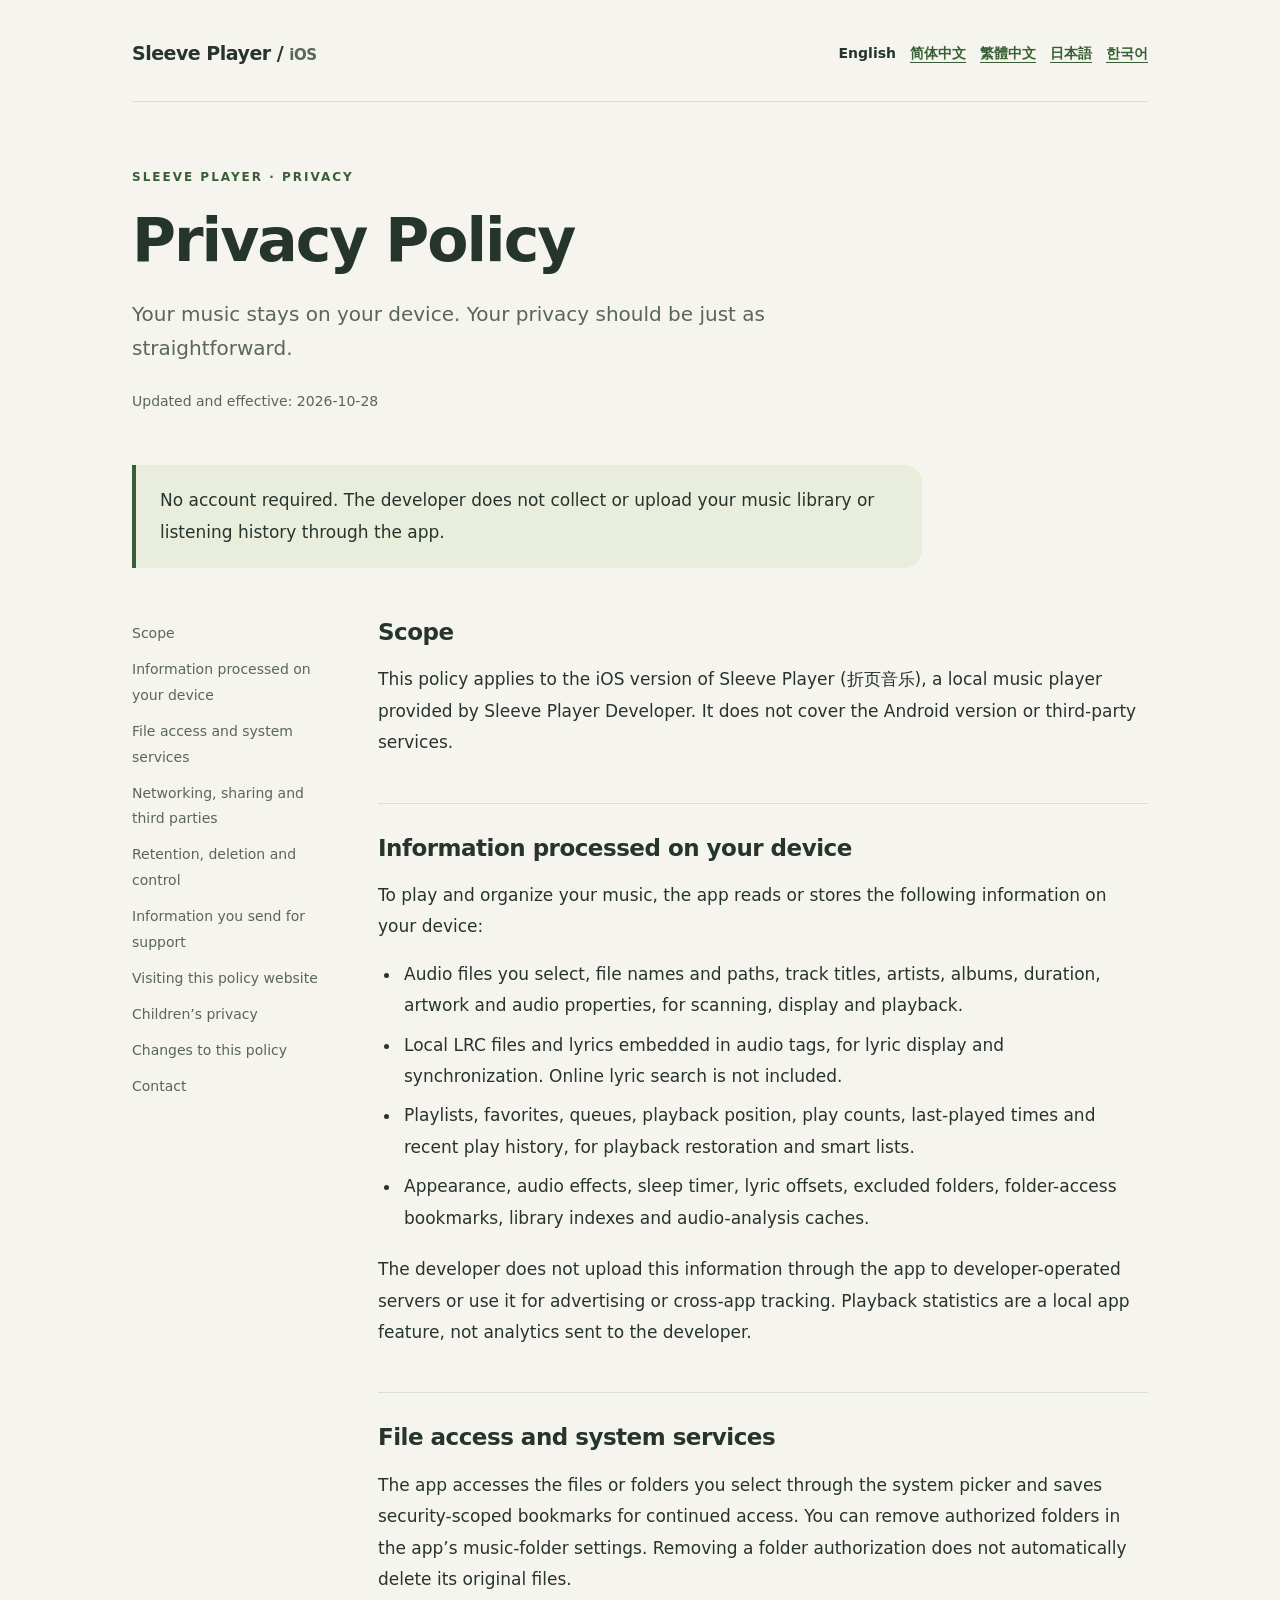
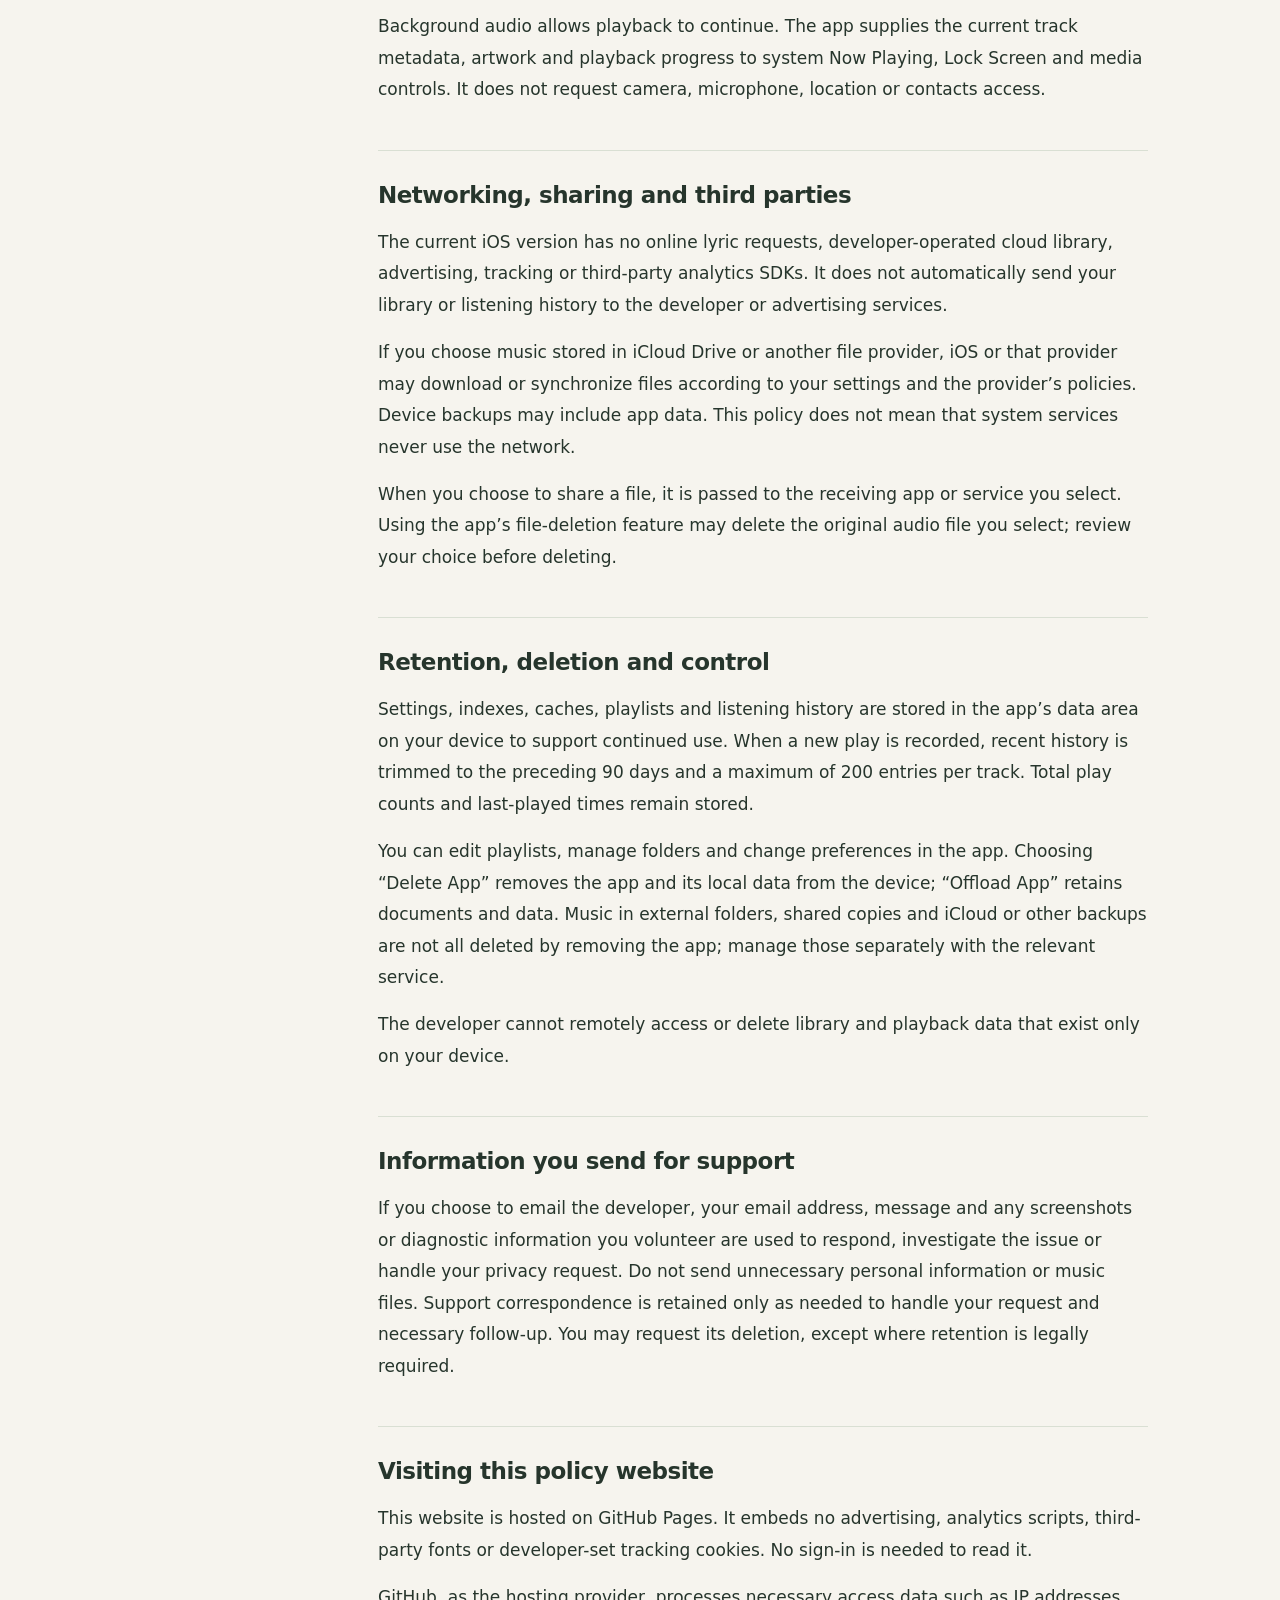
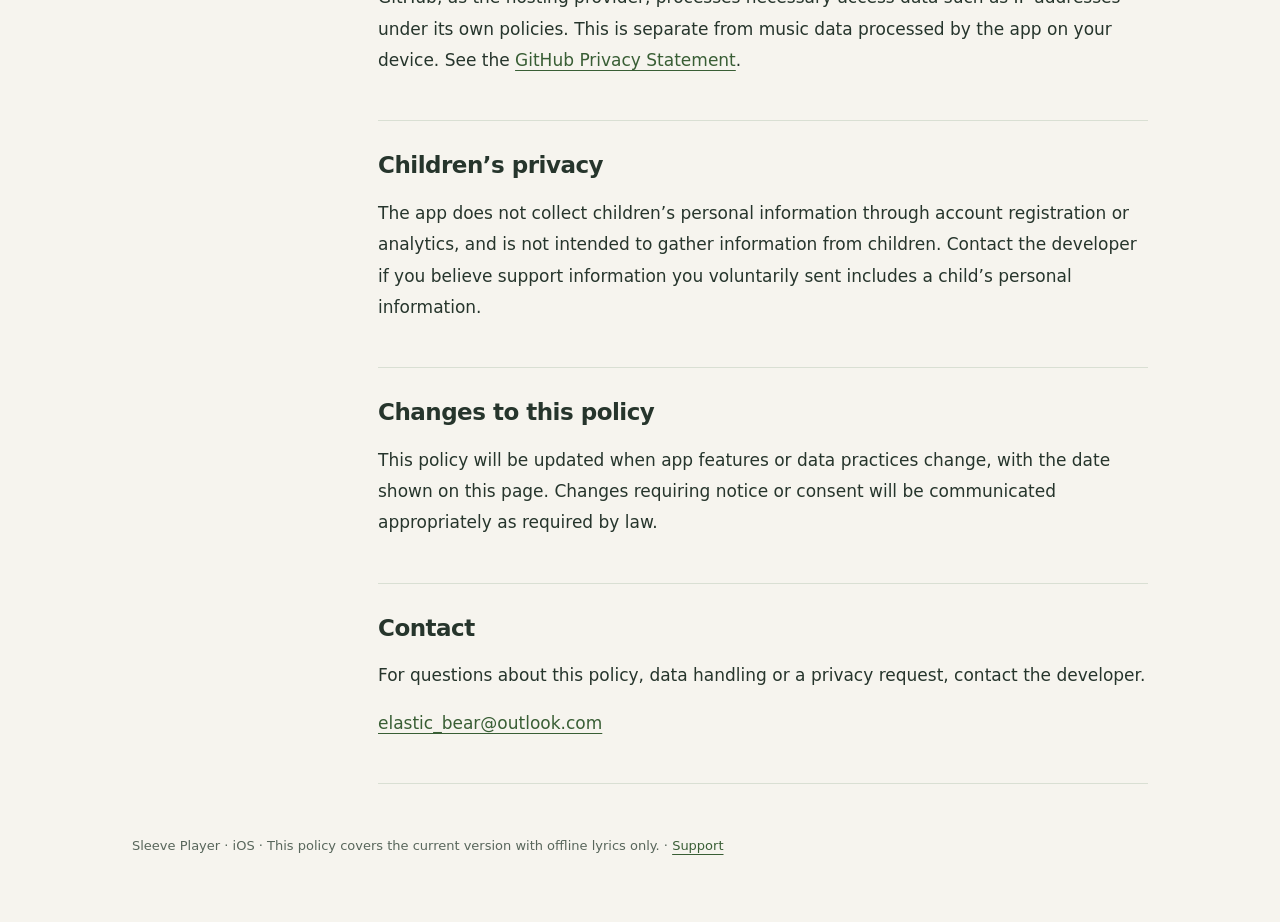
<file: index.html>
<!doctype html>
<html lang="en"><head><meta charset="utf-8"><meta name="viewport" content="width=device-width, initial-scale=1"><meta name="color-scheme" content="light dark"><meta name="referrer" content="no-referrer"><meta name="description" content="Sleeve Player iOS · Privacy Policy"><title>Privacy Policy · Sleeve Player</title><link rel="icon" href="data:image/svg+xml,%3Csvg xmlns=%22http://www.w3.org/2000/svg%22 viewBox=%220 0 32 32%22%3E%3Crect width=%2232%22 height=%2232%22 rx=%228%22 fill=%22%23395e35%22/%3E%3Ccircle cx=%2216%22 cy=%2216%22 r=%229%22 fill=%22%23e8eddc%22/%3E%3Ccircle cx=%2216%22 cy=%2216%22 r=%223%22 fill=%22%23395e35%22/%3E%3C/svg%3E"><link rel="stylesheet" href="style.css"><link rel="alternate" hreflang="en" href="index.html"><link rel="alternate" hreflang="zh-Hans" href="zh-hans.html"><link rel="alternate" hreflang="zh-Hant" href="zh-hant.html"><link rel="alternate" hreflang="ja" href="ja.html"><link rel="alternate" hreflang="ko" href="ko.html"><link rel="alternate" hreflang="x-default" href="index.html"></head>
<body><a class="skip" href="#policy">Skip to content</a><div class="shell"><div class="brand"><strong>Sleeve Player<span aria-hidden="true"> / </span><span class="note">iOS</span></strong><nav aria-label="Language"><span lang="en" aria-current="page">English</span><a href="zh-hans.html" lang="zh-Hans" hreflang="zh-Hans">简体中文</a><a href="zh-hant.html" lang="zh-Hant" hreflang="zh-Hant">繁體中文</a><a href="ja.html" lang="ja" hreflang="ja">日本語</a><a href="ko.html" lang="ko" hreflang="ko">한국어</a></nav></div><header><div class="eyebrow">SLEEVE PLAYER · PRIVACY</div><h1>Privacy Policy</h1><p class="lead">Your music stays on your device. Your privacy should be just as straightforward.</p><p class="date">Updated and effective: 2026-10-28</p></header><div class="summary"><p>No account required. The developer does not collect or upload your music library or listening history through the app.</p></div><main id="policy" class="layout"><aside aria-label="Contents"><a href="#scope">Scope</a><a href="#local">Information processed on your device</a><a href="#permissions">File access and system services</a><a href="#network">Networking, sharing and third parties</a><a href="#retention">Retention, deletion and control</a><a href="#support">Information you send for support</a><a href="#website">Visiting this policy website</a><a href="#children">Children’s privacy</a><a href="#updates">Changes to this policy</a><a href="#contact">Contact</a></aside><article><section id="scope"><h2>Scope</h2><p>This policy applies to the iOS version of Sleeve Player (折页音乐), a local music player provided by Sleeve Player Developer. It does not cover the Android version or third-party services.</p></section><section id="local"><h2>Information processed on your device</h2><p>To play and organize your music, the app reads or stores the following information on your device:</p><ul><li>Audio files you select, file names and paths, track titles, artists, albums, duration, artwork and audio properties, for scanning, display and playback.</li><li>Local LRC files and lyrics embedded in audio tags, for lyric display and synchronization. Online lyric search is not included.</li><li>Playlists, favorites, queues, playback position, play counts, last-played times and recent play history, for playback restoration and smart lists.</li><li>Appearance, audio effects, sleep timer, lyric offsets, excluded folders, folder-access bookmarks, library indexes and audio-analysis caches.</li></ul><p>The developer does not upload this information through the app to developer-operated servers or use it for advertising or cross-app tracking. Playback statistics are a local app feature, not analytics sent to the developer.</p></section><section id="permissions"><h2>File access and system services</h2><p>The app accesses the files or folders you select through the system picker and saves security-scoped bookmarks for continued access. You can remove authorized folders in the app’s music-folder settings. Removing a folder authorization does not automatically delete its original files.</p><p>Background audio allows playback to continue. The app supplies the current track metadata, artwork and playback progress to system Now Playing, Lock Screen and media controls. It does not request camera, microphone, location or contacts access.</p></section><section id="network"><h2>Networking, sharing and third parties</h2><p>The current iOS version has no online lyric requests, developer-operated cloud library, advertising, tracking or third-party analytics SDKs. It does not automatically send your library or listening history to the developer or advertising services.</p><p>If you choose music stored in iCloud Drive or another file provider, iOS or that provider may download or synchronize files according to your settings and the provider’s policies. Device backups may include app data. This policy does not mean that system services never use the network.</p><p>When you choose to share a file, it is passed to the receiving app or service you select. Using the app’s file-deletion feature may delete the original audio file you select; review your choice before deleting.</p></section><section id="retention"><h2>Retention, deletion and control</h2><p>Settings, indexes, caches, playlists and listening history are stored in the app’s data area on your device to support continued use. When a new play is recorded, recent history is trimmed to the preceding 90 days and a maximum of 200 entries per track. Total play counts and last-played times remain stored.</p><p>You can edit playlists, manage folders and change preferences in the app. Choosing “Delete App” removes the app and its local data from the device; “Offload App” retains documents and data. Music in external folders, shared copies and iCloud or other backups are not all deleted by removing the app; manage those separately with the relevant service.</p><p>The developer cannot remotely access or delete library and playback data that exist only on your device.</p></section><section id="support"><h2>Information you send for support</h2><p>If you choose to email the developer, your email address, message and any screenshots or diagnostic information you volunteer are used to respond, investigate the issue or handle your privacy request. Do not send unnecessary personal information or music files. Support correspondence is retained only as needed to handle your request and necessary follow-up. You may request its deletion, except where retention is legally required.</p></section><section id="website"><h2>Visiting this policy website</h2><p>This website is hosted on GitHub Pages. It embeds no advertising, analytics scripts, third-party fonts or developer-set tracking cookies. No sign-in is needed to read it.</p><p>GitHub, as the hosting provider, processes necessary access data such as IP addresses under its own policies. This is separate from music data processed by the app on your device. See the <a href="https://docs.github.com/en/site-policy/privacy-policies/github-general-privacy-statement" rel="noreferrer">GitHub Privacy Statement</a>.</p></section><section id="children"><h2>Children’s privacy</h2><p>The app does not collect children’s personal information through account registration or analytics, and is not intended to gather information from children. Contact the developer if you believe support information you voluntarily sent includes a child’s personal information.</p></section><section id="updates"><h2>Changes to this policy</h2><p>This policy will be updated when app features or data practices change, with the date shown on this page. Changes requiring notice or consent will be communicated appropriately as required by law.</p></section><section id="contact"><h2>Contact</h2><p>For questions about this policy, data handling or a privacy request, contact the developer.</p><p><a href="mailto:elastic_bear@outlook.com">elastic_bear@outlook.com</a></p></section></article></main><footer>Sleeve Player · iOS · This policy covers the current version with offline lyrics only. · <a href="support.html">Support</a></footer></div></body></html>
</file>
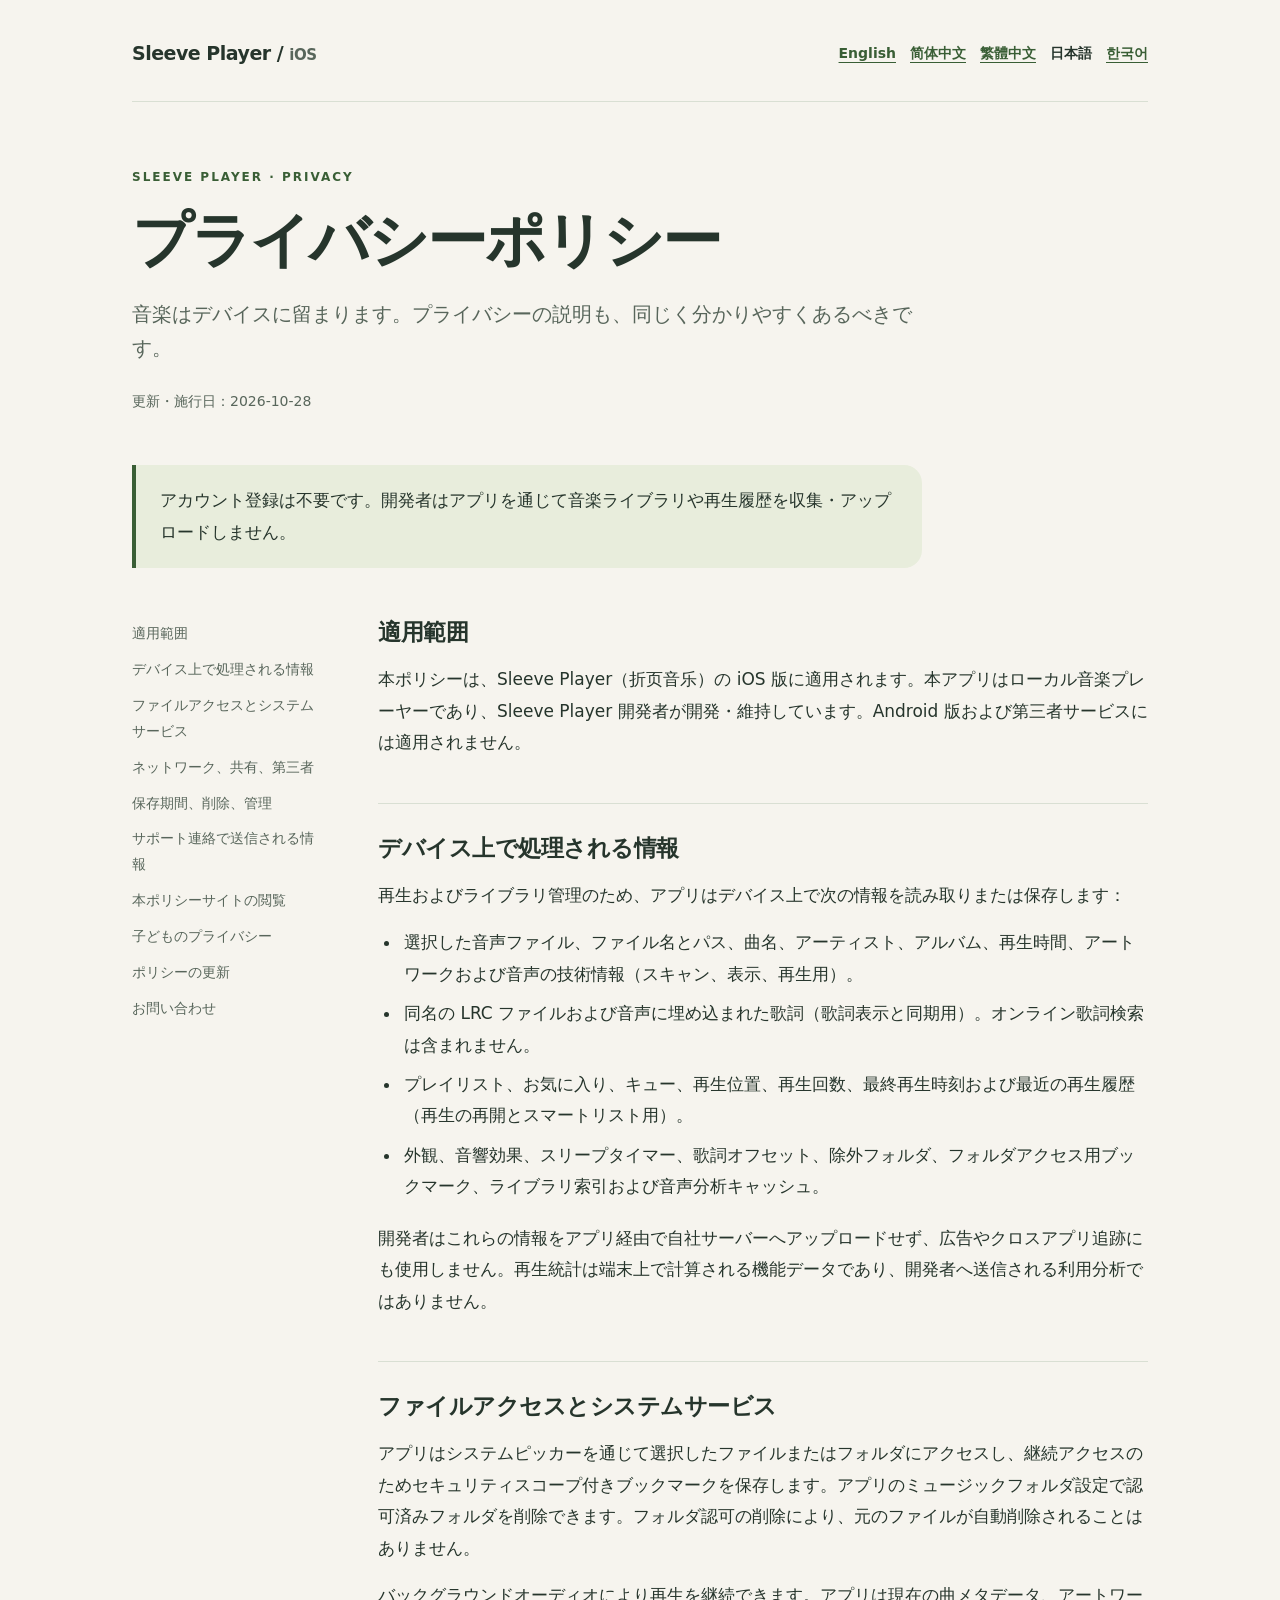
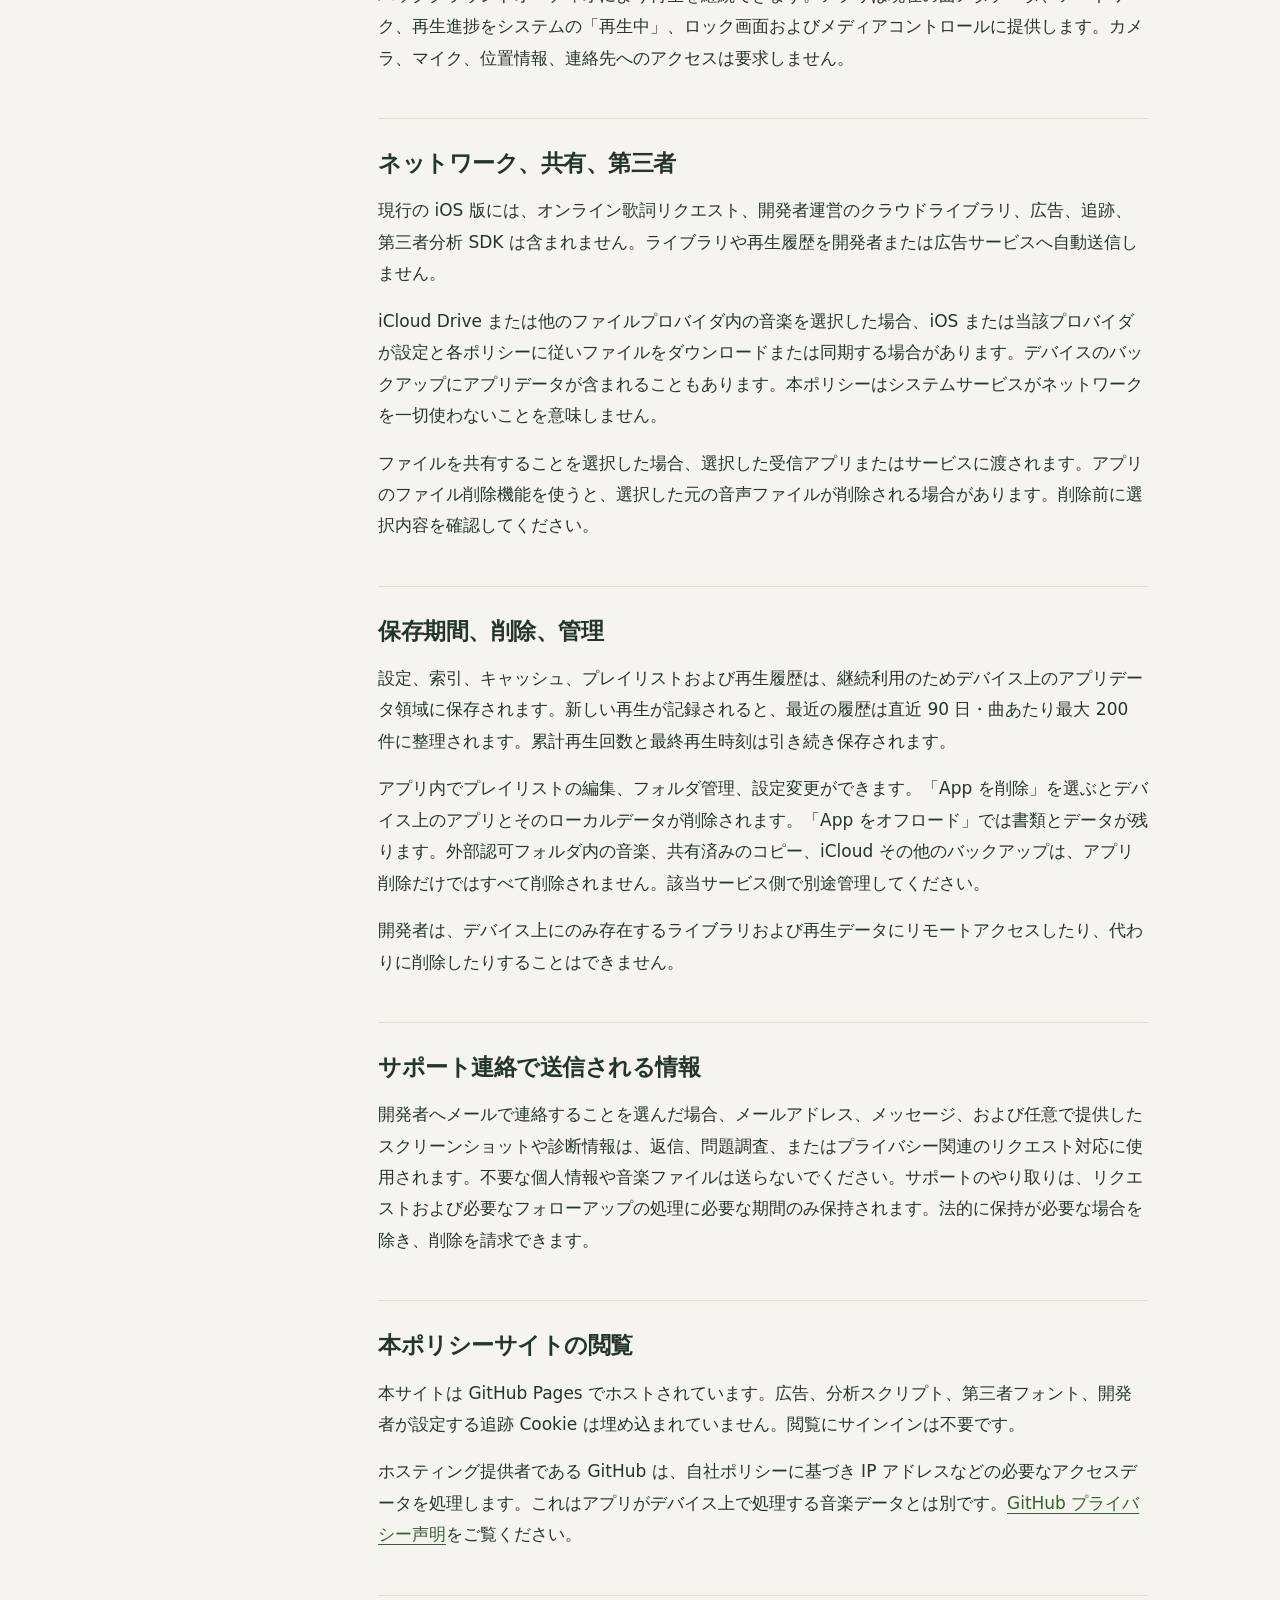
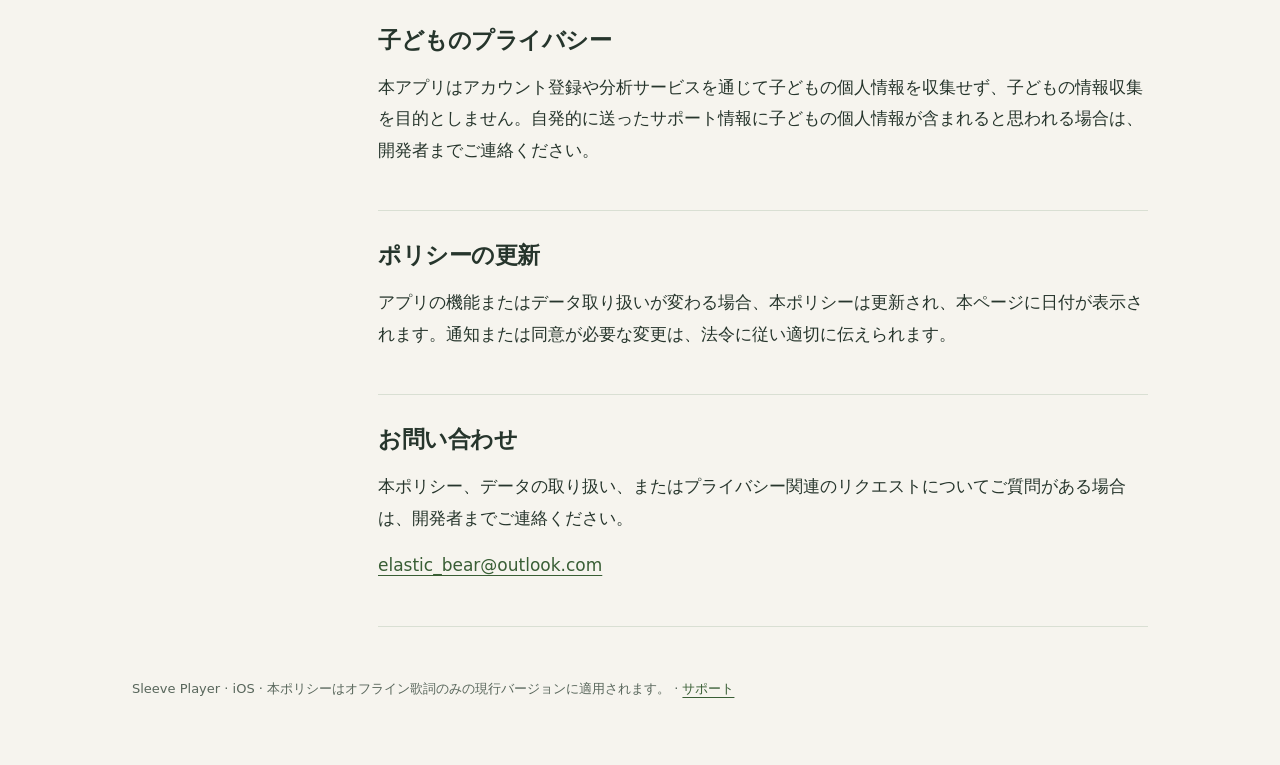
<file: ja.html>
<!doctype html>
<html lang="ja"><head><meta charset="utf-8"><meta name="viewport" content="width=device-width, initial-scale=1"><meta name="color-scheme" content="light dark"><meta name="referrer" content="no-referrer"><meta name="description" content="Sleeve Player iOS · プライバシーポリシー"><title>プライバシーポリシー · Sleeve Player</title><link rel="icon" href="data:image/svg+xml,%3Csvg xmlns=%22http://www.w3.org/2000/svg%22 viewBox=%220 0 32 32%22%3E%3Crect width=%2232%22 height=%2232%22 rx=%228%22 fill=%22%23395e35%22/%3E%3Ccircle cx=%2216%22 cy=%2216%22 r=%229%22 fill=%22%23e8eddc%22/%3E%3Ccircle cx=%2216%22 cy=%2216%22 r=%223%22 fill=%22%23395e35%22/%3E%3C/svg%3E"><link rel="stylesheet" href="style.css"><link rel="alternate" hreflang="en" href="index.html"><link rel="alternate" hreflang="zh-Hans" href="zh-hans.html"><link rel="alternate" hreflang="zh-Hant" href="zh-hant.html"><link rel="alternate" hreflang="ja" href="ja.html"><link rel="alternate" hreflang="ko" href="ko.html"><link rel="alternate" hreflang="x-default" href="index.html"></head>
<body><a class="skip" href="#policy">本文へスキップ</a><div class="shell"><div class="brand"><strong>Sleeve Player<span aria-hidden="true"> / </span><span class="note">iOS</span></strong><nav aria-label="Language"><a href="index.html" lang="en" hreflang="en">English</a><a href="zh-hans.html" lang="zh-Hans" hreflang="zh-Hans">简体中文</a><a href="zh-hant.html" lang="zh-Hant" hreflang="zh-Hant">繁體中文</a><span lang="ja" aria-current="page">日本語</span><a href="ko.html" lang="ko" hreflang="ko">한국어</a></nav></div><header><div class="eyebrow">SLEEVE PLAYER · PRIVACY</div><h1>プライバシーポリシー</h1><p class="lead">音楽はデバイスに留まります。プライバシーの説明も、同じく分かりやすくあるべきです。</p><p class="date">更新・施行日：2026-10-28</p></header><div class="summary"><p>アカウント登録は不要です。開発者はアプリを通じて音楽ライブラリや再生履歴を収集・アップロードしません。</p></div><main id="policy" class="layout"><aside aria-label="目次"><a href="#scope">適用範囲</a><a href="#local">デバイス上で処理される情報</a><a href="#permissions">ファイルアクセスとシステムサービス</a><a href="#network">ネットワーク、共有、第三者</a><a href="#retention">保存期間、削除、管理</a><a href="#support">サポート連絡で送信される情報</a><a href="#website">本ポリシーサイトの閲覧</a><a href="#children">子どものプライバシー</a><a href="#updates">ポリシーの更新</a><a href="#contact">お問い合わせ</a></aside><article><section id="scope"><h2>適用範囲</h2><p>本ポリシーは、Sleeve Player（折页音乐）の iOS 版に適用されます。本アプリはローカル音楽プレーヤーであり、Sleeve Player 開発者が開発・維持しています。Android 版および第三者サービスには適用されません。</p></section><section id="local"><h2>デバイス上で処理される情報</h2><p>再生およびライブラリ管理のため、アプリはデバイス上で次の情報を読み取りまたは保存します：</p><ul><li>選択した音声ファイル、ファイル名とパス、曲名、アーティスト、アルバム、再生時間、アートワークおよび音声の技術情報（スキャン、表示、再生用）。</li><li>同名の LRC ファイルおよび音声に埋め込まれた歌詞（歌詞表示と同期用）。オンライン歌詞検索は含まれません。</li><li>プレイリスト、お気に入り、キュー、再生位置、再生回数、最終再生時刻および最近の再生履歴（再生の再開とスマートリスト用）。</li><li>外観、音響効果、スリープタイマー、歌詞オフセット、除外フォルダ、フォルダアクセス用ブックマーク、ライブラリ索引および音声分析キャッシュ。</li></ul><p>開発者はこれらの情報をアプリ経由で自社サーバーへアップロードせず、広告やクロスアプリ追跡にも使用しません。再生統計は端末上で計算される機能データであり、開発者へ送信される利用分析ではありません。</p></section><section id="permissions"><h2>ファイルアクセスとシステムサービス</h2><p>アプリはシステムピッカーを通じて選択したファイルまたはフォルダにアクセスし、継続アクセスのためセキュリティスコープ付きブックマークを保存します。アプリのミュージックフォルダ設定で認可済みフォルダを削除できます。フォルダ認可の削除により、元のファイルが自動削除されることはありません。</p><p>バックグラウンドオーディオにより再生を継続できます。アプリは現在の曲メタデータ、アートワーク、再生進捗をシステムの「再生中」、ロック画面およびメディアコントロールに提供します。カメラ、マイク、位置情報、連絡先へのアクセスは要求しません。</p></section><section id="network"><h2>ネットワーク、共有、第三者</h2><p>現行の iOS 版には、オンライン歌詞リクエスト、開発者運営のクラウドライブラリ、広告、追跡、第三者分析 SDK は含まれません。ライブラリや再生履歴を開発者または広告サービスへ自動送信しません。</p><p>iCloud Drive または他のファイルプロバイダ内の音楽を選択した場合、iOS または当該プロバイダが設定と各ポリシーに従いファイルをダウンロードまたは同期する場合があります。デバイスのバックアップにアプリデータが含まれることもあります。本ポリシーはシステムサービスがネットワークを一切使わないことを意味しません。</p><p>ファイルを共有することを選択した場合、選択した受信アプリまたはサービスに渡されます。アプリのファイル削除機能を使うと、選択した元の音声ファイルが削除される場合があります。削除前に選択内容を確認してください。</p></section><section id="retention"><h2>保存期間、削除、管理</h2><p>設定、索引、キャッシュ、プレイリストおよび再生履歴は、継続利用のためデバイス上のアプリデータ領域に保存されます。新しい再生が記録されると、最近の履歴は直近 90 日・曲あたり最大 200 件に整理されます。累計再生回数と最終再生時刻は引き続き保存されます。</p><p>アプリ内でプレイリストの編集、フォルダ管理、設定変更ができます。「App を削除」を選ぶとデバイス上のアプリとそのローカルデータが削除されます。「App をオフロード」では書類とデータが残ります。外部認可フォルダ内の音楽、共有済みのコピー、iCloud その他のバックアップは、アプリ削除だけではすべて削除されません。該当サービス側で別途管理してください。</p><p>開発者は、デバイス上にのみ存在するライブラリおよび再生データにリモートアクセスしたり、代わりに削除したりすることはできません。</p></section><section id="support"><h2>サポート連絡で送信される情報</h2><p>開発者へメールで連絡することを選んだ場合、メールアドレス、メッセージ、および任意で提供したスクリーンショットや診断情報は、返信、問題調査、またはプライバシー関連のリクエスト対応に使用されます。不要な個人情報や音楽ファイルは送らないでください。サポートのやり取りは、リクエストおよび必要なフォローアップの処理に必要な期間のみ保持されます。法的に保持が必要な場合を除き、削除を請求できます。</p></section><section id="website"><h2>本ポリシーサイトの閲覧</h2><p>本サイトは GitHub Pages でホストされています。広告、分析スクリプト、第三者フォント、開発者が設定する追跡 Cookie は埋め込まれていません。閲覧にサインインは不要です。</p><p>ホスティング提供者である GitHub は、自社ポリシーに基づき IP アドレスなどの必要なアクセスデータを処理します。これはアプリがデバイス上で処理する音楽データとは別です。<a href="https://docs.github.com/en/site-policy/privacy-policies/github-general-privacy-statement" rel="noreferrer">GitHub プライバシー声明</a>をご覧ください。</p></section><section id="children"><h2>子どものプライバシー</h2><p>本アプリはアカウント登録や分析サービスを通じて子どもの個人情報を収集せず、子どもの情報収集を目的としません。自発的に送ったサポート情報に子どもの個人情報が含まれると思われる場合は、開発者までご連絡ください。</p></section><section id="updates"><h2>ポリシーの更新</h2><p>アプリの機能またはデータ取り扱いが変わる場合、本ポリシーは更新され、本ページに日付が表示されます。通知または同意が必要な変更は、法令に従い適切に伝えられます。</p></section><section id="contact"><h2>お問い合わせ</h2><p>本ポリシー、データの取り扱い、またはプライバシー関連のリクエストについてご質問がある場合は、開発者までご連絡ください。</p><p><a href="mailto:elastic_bear@outlook.com">elastic_bear@outlook.com</a></p></section></article></main><footer>Sleeve Player · iOS · 本ポリシーはオフライン歌詞のみの現行バージョンに適用されます。 · <a href="support-ja.html">サポート</a></footer></div></body></html>
</file>
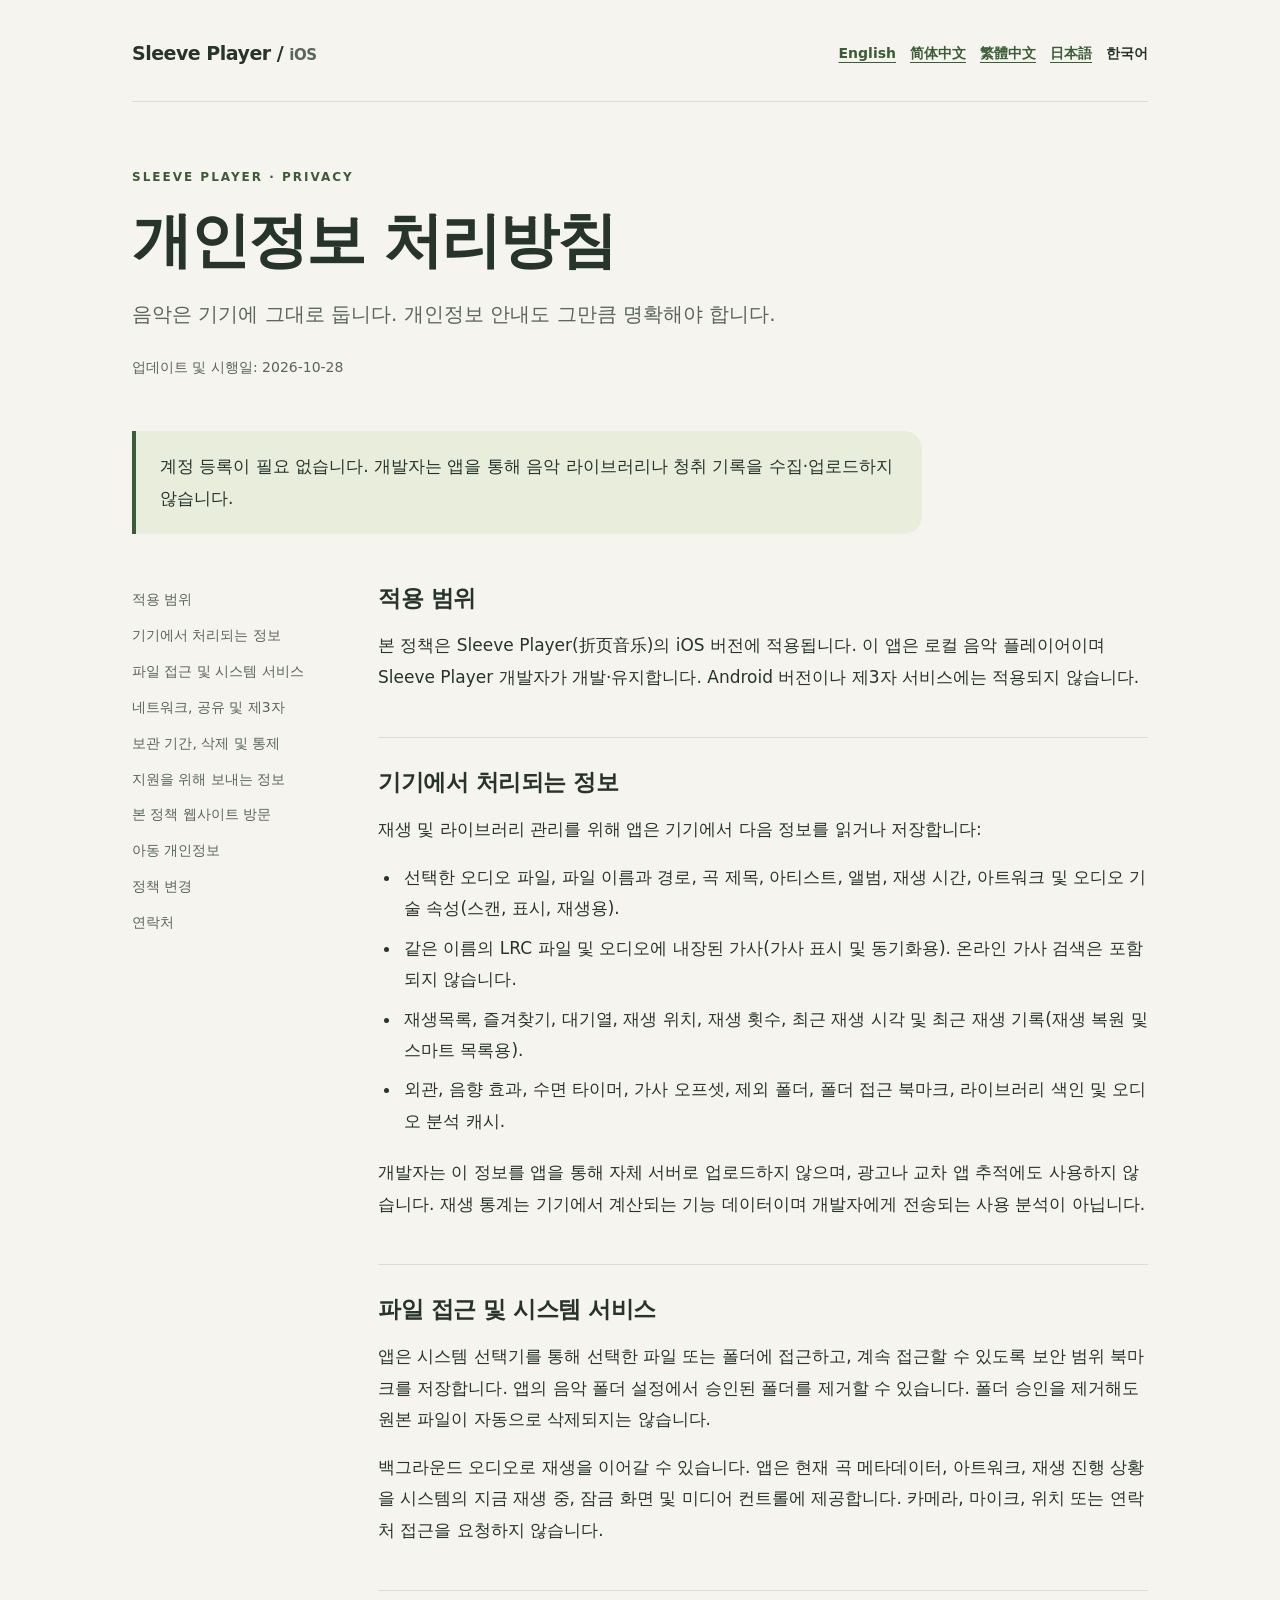
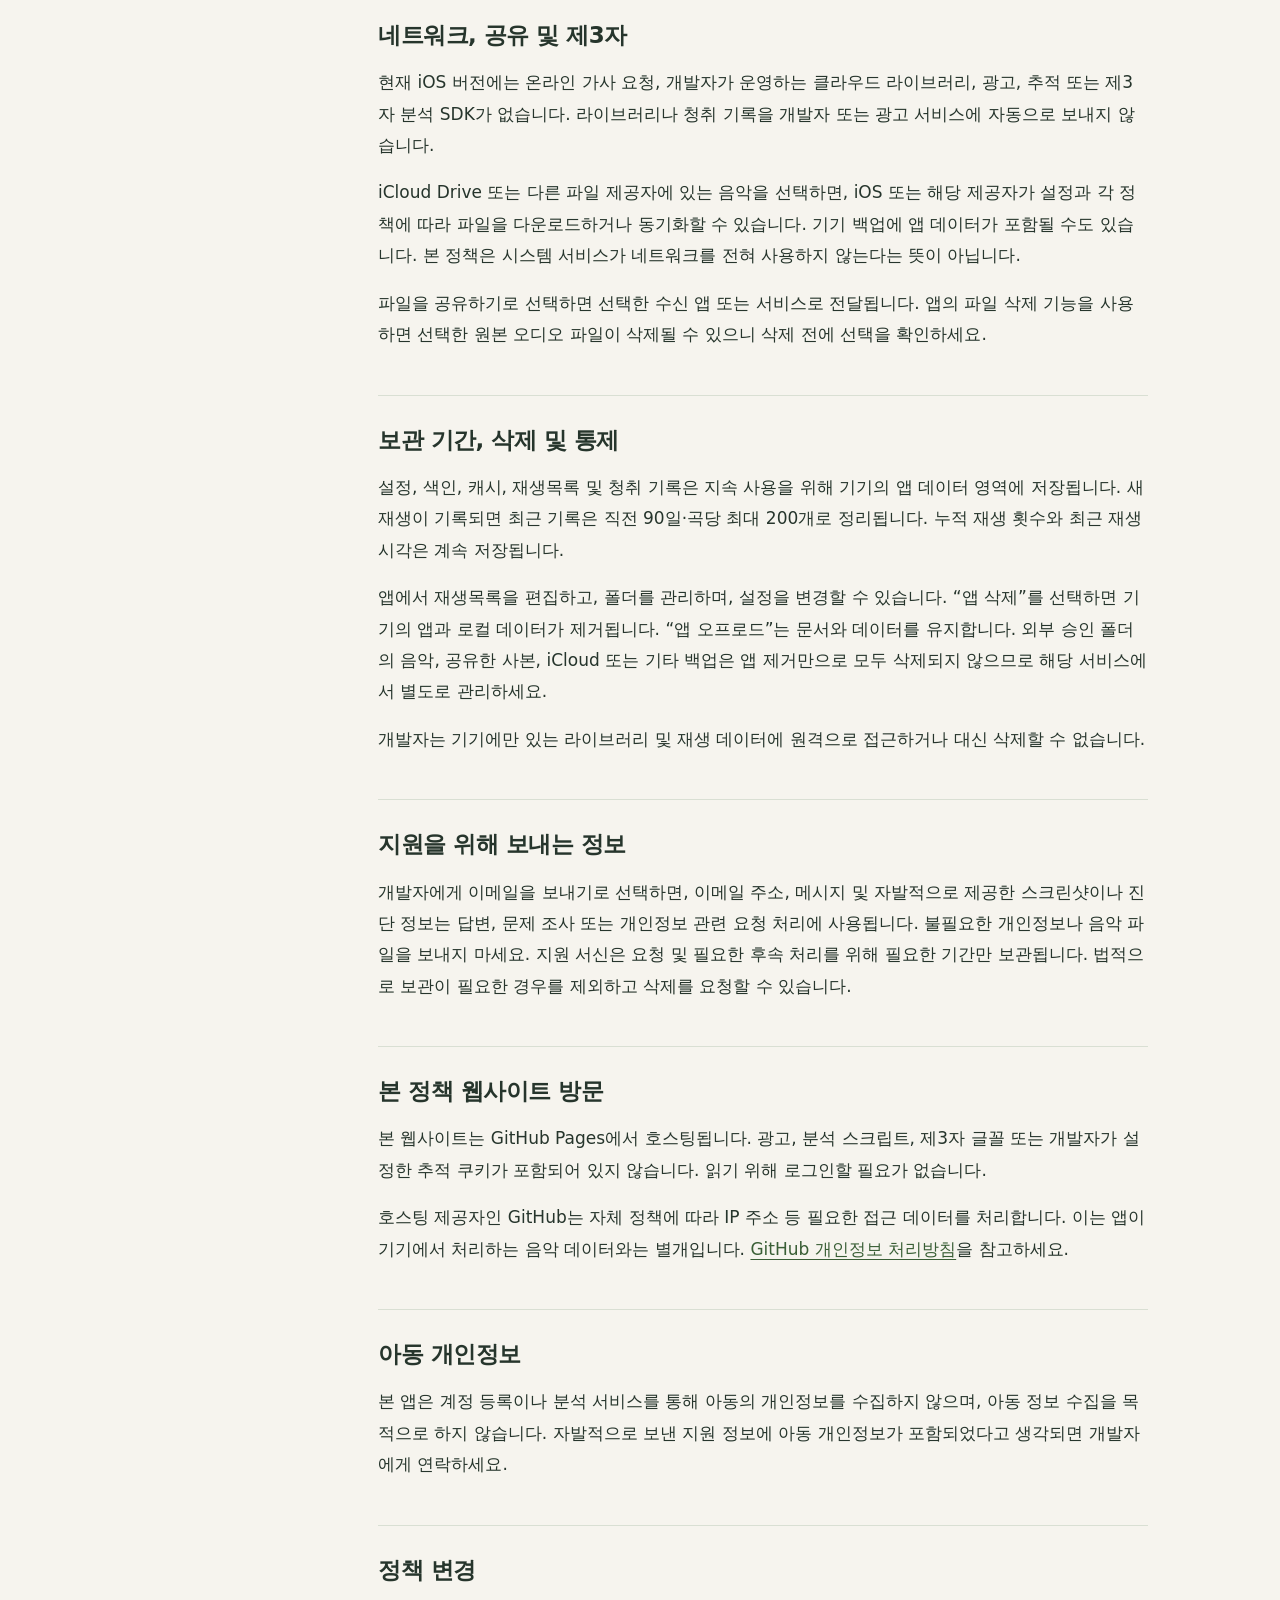
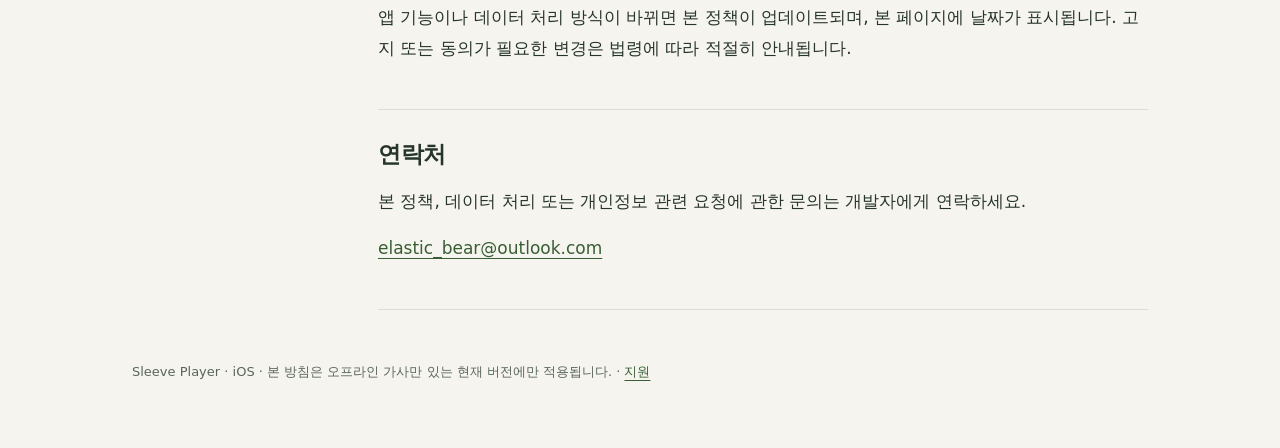
<file: ko.html>
<!doctype html>
<html lang="ko"><head><meta charset="utf-8"><meta name="viewport" content="width=device-width, initial-scale=1"><meta name="color-scheme" content="light dark"><meta name="referrer" content="no-referrer"><meta name="description" content="Sleeve Player iOS · 개인정보 처리방침"><title>개인정보 처리방침 · Sleeve Player</title><link rel="icon" href="data:image/svg+xml,%3Csvg xmlns=%22http://www.w3.org/2000/svg%22 viewBox=%220 0 32 32%22%3E%3Crect width=%2232%22 height=%2232%22 rx=%228%22 fill=%22%23395e35%22/%3E%3Ccircle cx=%2216%22 cy=%2216%22 r=%229%22 fill=%22%23e8eddc%22/%3E%3Ccircle cx=%2216%22 cy=%2216%22 r=%223%22 fill=%22%23395e35%22/%3E%3C/svg%3E"><link rel="stylesheet" href="style.css"><link rel="alternate" hreflang="en" href="index.html"><link rel="alternate" hreflang="zh-Hans" href="zh-hans.html"><link rel="alternate" hreflang="zh-Hant" href="zh-hant.html"><link rel="alternate" hreflang="ja" href="ja.html"><link rel="alternate" hreflang="ko" href="ko.html"><link rel="alternate" hreflang="x-default" href="index.html"></head>
<body><a class="skip" href="#policy">본문으로 건너뛰기</a><div class="shell"><div class="brand"><strong>Sleeve Player<span aria-hidden="true"> / </span><span class="note">iOS</span></strong><nav aria-label="Language"><a href="index.html" lang="en" hreflang="en">English</a><a href="zh-hans.html" lang="zh-Hans" hreflang="zh-Hans">简体中文</a><a href="zh-hant.html" lang="zh-Hant" hreflang="zh-Hant">繁體中文</a><a href="ja.html" lang="ja" hreflang="ja">日本語</a><span lang="ko" aria-current="page">한국어</span></nav></div><header><div class="eyebrow">SLEEVE PLAYER · PRIVACY</div><h1>개인정보 처리방침</h1><p class="lead">음악은 기기에 그대로 둡니다. 개인정보 안내도 그만큼 명확해야 합니다.</p><p class="date">업데이트 및 시행일: 2026-10-28</p></header><div class="summary"><p>계정 등록이 필요 없습니다. 개발자는 앱을 통해 음악 라이브러리나 청취 기록을 수집·업로드하지 않습니다.</p></div><main id="policy" class="layout"><aside aria-label="목차"><a href="#scope">적용 범위</a><a href="#local">기기에서 처리되는 정보</a><a href="#permissions">파일 접근 및 시스템 서비스</a><a href="#network">네트워크, 공유 및 제3자</a><a href="#retention">보관 기간, 삭제 및 통제</a><a href="#support">지원을 위해 보내는 정보</a><a href="#website">본 정책 웹사이트 방문</a><a href="#children">아동 개인정보</a><a href="#updates">정책 변경</a><a href="#contact">연락처</a></aside><article><section id="scope"><h2>적용 범위</h2><p>본 정책은 Sleeve Player(折页音乐)의 iOS 버전에 적용됩니다. 이 앱은 로컬 음악 플레이어이며 Sleeve Player 개발자가 개발·유지합니다. Android 버전이나 제3자 서비스에는 적용되지 않습니다.</p></section><section id="local"><h2>기기에서 처리되는 정보</h2><p>재생 및 라이브러리 관리를 위해 앱은 기기에서 다음 정보를 읽거나 저장합니다:</p><ul><li>선택한 오디오 파일, 파일 이름과 경로, 곡 제목, 아티스트, 앨범, 재생 시간, 아트워크 및 오디오 기술 속성(스캔, 표시, 재생용).</li><li>같은 이름의 LRC 파일 및 오디오에 내장된 가사(가사 표시 및 동기화용). 온라인 가사 검색은 포함되지 않습니다.</li><li>재생목록, 즐겨찾기, 대기열, 재생 위치, 재생 횟수, 최근 재생 시각 및 최근 재생 기록(재생 복원 및 스마트 목록용).</li><li>외관, 음향 효과, 수면 타이머, 가사 오프셋, 제외 폴더, 폴더 접근 북마크, 라이브러리 색인 및 오디오 분석 캐시.</li></ul><p>개발자는 이 정보를 앱을 통해 자체 서버로 업로드하지 않으며, 광고나 교차 앱 추적에도 사용하지 않습니다. 재생 통계는 기기에서 계산되는 기능 데이터이며 개발자에게 전송되는 사용 분석이 아닙니다.</p></section><section id="permissions"><h2>파일 접근 및 시스템 서비스</h2><p>앱은 시스템 선택기를 통해 선택한 파일 또는 폴더에 접근하고, 계속 접근할 수 있도록 보안 범위 북마크를 저장합니다. 앱의 음악 폴더 설정에서 승인된 폴더를 제거할 수 있습니다. 폴더 승인을 제거해도 원본 파일이 자동으로 삭제되지는 않습니다.</p><p>백그라운드 오디오로 재생을 이어갈 수 있습니다. 앱은 현재 곡 메타데이터, 아트워크, 재생 진행 상황을 시스템의 지금 재생 중, 잠금 화면 및 미디어 컨트롤에 제공합니다. 카메라, 마이크, 위치 또는 연락처 접근을 요청하지 않습니다.</p></section><section id="network"><h2>네트워크, 공유 및 제3자</h2><p>현재 iOS 버전에는 온라인 가사 요청, 개발자가 운영하는 클라우드 라이브러리, 광고, 추적 또는 제3자 분석 SDK가 없습니다. 라이브러리나 청취 기록을 개발자 또는 광고 서비스에 자동으로 보내지 않습니다.</p><p>iCloud Drive 또는 다른 파일 제공자에 있는 음악을 선택하면, iOS 또는 해당 제공자가 설정과 각 정책에 따라 파일을 다운로드하거나 동기화할 수 있습니다. 기기 백업에 앱 데이터가 포함될 수도 있습니다. 본 정책은 시스템 서비스가 네트워크를 전혀 사용하지 않는다는 뜻이 아닙니다.</p><p>파일을 공유하기로 선택하면 선택한 수신 앱 또는 서비스로 전달됩니다. 앱의 파일 삭제 기능을 사용하면 선택한 원본 오디오 파일이 삭제될 수 있으니 삭제 전에 선택을 확인하세요.</p></section><section id="retention"><h2>보관 기간, 삭제 및 통제</h2><p>설정, 색인, 캐시, 재생목록 및 청취 기록은 지속 사용을 위해 기기의 앱 데이터 영역에 저장됩니다. 새 재생이 기록되면 최근 기록은 직전 90일·곡당 최대 200개로 정리됩니다. 누적 재생 횟수와 최근 재생 시각은 계속 저장됩니다.</p><p>앱에서 재생목록을 편집하고, 폴더를 관리하며, 설정을 변경할 수 있습니다. “앱 삭제”를 선택하면 기기의 앱과 로컬 데이터가 제거됩니다. “앱 오프로드”는 문서와 데이터를 유지합니다. 외부 승인 폴더의 음악, 공유한 사본, iCloud 또는 기타 백업은 앱 제거만으로 모두 삭제되지 않으므로 해당 서비스에서 별도로 관리하세요.</p><p>개발자는 기기에만 있는 라이브러리 및 재생 데이터에 원격으로 접근하거나 대신 삭제할 수 없습니다.</p></section><section id="support"><h2>지원을 위해 보내는 정보</h2><p>개발자에게 이메일을 보내기로 선택하면, 이메일 주소, 메시지 및 자발적으로 제공한 스크린샷이나 진단 정보는 답변, 문제 조사 또는 개인정보 관련 요청 처리에 사용됩니다. 불필요한 개인정보나 음악 파일을 보내지 마세요. 지원 서신은 요청 및 필요한 후속 처리를 위해 필요한 기간만 보관됩니다. 법적으로 보관이 필요한 경우를 제외하고 삭제를 요청할 수 있습니다.</p></section><section id="website"><h2>본 정책 웹사이트 방문</h2><p>본 웹사이트는 GitHub Pages에서 호스팅됩니다. 광고, 분석 스크립트, 제3자 글꼴 또는 개발자가 설정한 추적 쿠키가 포함되어 있지 않습니다. 읽기 위해 로그인할 필요가 없습니다.</p><p>호스팅 제공자인 GitHub는 자체 정책에 따라 IP 주소 등 필요한 접근 데이터를 처리합니다. 이는 앱이 기기에서 처리하는 음악 데이터와는 별개입니다. <a href="https://docs.github.com/en/site-policy/privacy-policies/github-general-privacy-statement" rel="noreferrer">GitHub 개인정보 처리방침</a>을 참고하세요.</p></section><section id="children"><h2>아동 개인정보</h2><p>본 앱은 계정 등록이나 분석 서비스를 통해 아동의 개인정보를 수집하지 않으며, 아동 정보 수집을 목적으로 하지 않습니다. 자발적으로 보낸 지원 정보에 아동 개인정보가 포함되었다고 생각되면 개발자에게 연락하세요.</p></section><section id="updates"><h2>정책 변경</h2><p>앱 기능이나 데이터 처리 방식이 바뀌면 본 정책이 업데이트되며, 본 페이지에 날짜가 표시됩니다. 고지 또는 동의가 필요한 변경은 법령에 따라 적절히 안내됩니다.</p></section><section id="contact"><h2>연락처</h2><p>본 정책, 데이터 처리 또는 개인정보 관련 요청에 관한 문의는 개발자에게 연락하세요.</p><p><a href="mailto:elastic_bear@outlook.com">elastic_bear@outlook.com</a></p></section></article></main><footer>Sleeve Player · iOS · 본 방침은 오프라인 가사만 있는 현재 버전에만 적용됩니다. · <a href="support-ko.html">지원</a></footer></div></body></html>
</file>
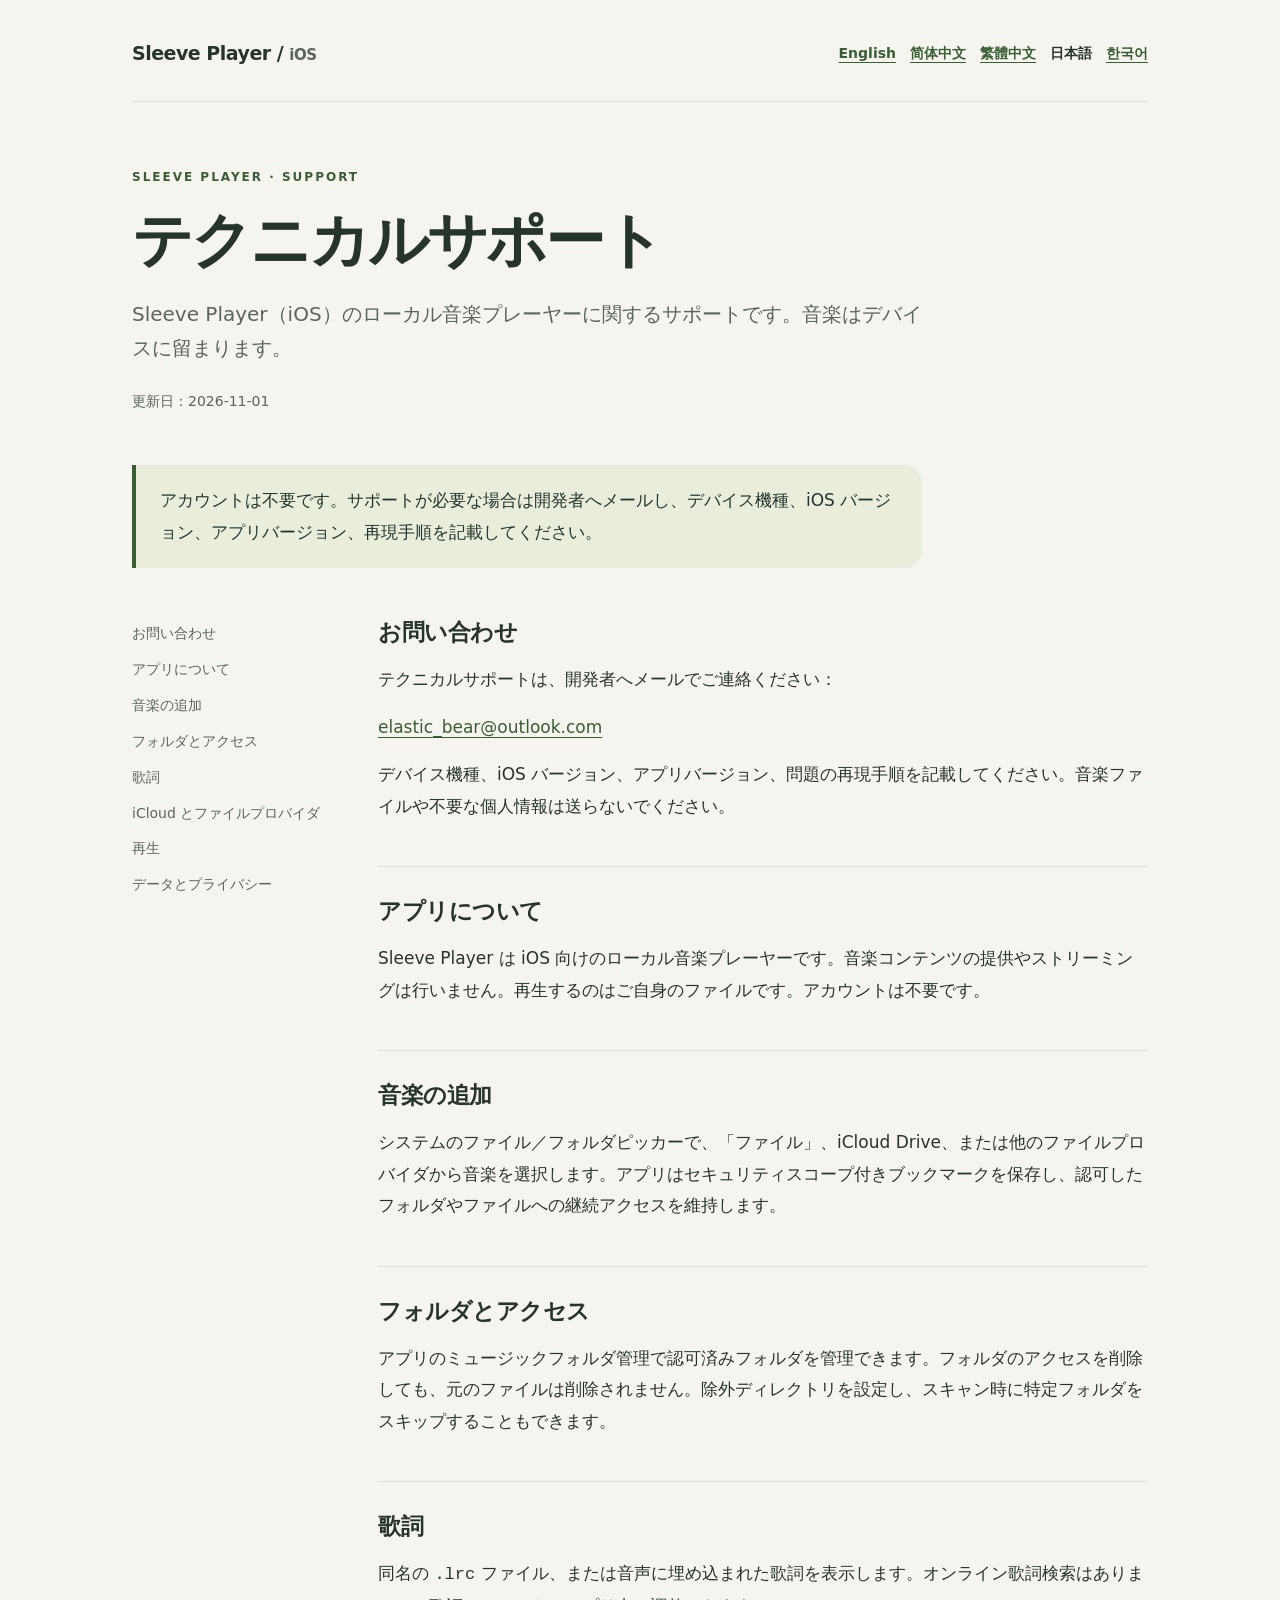
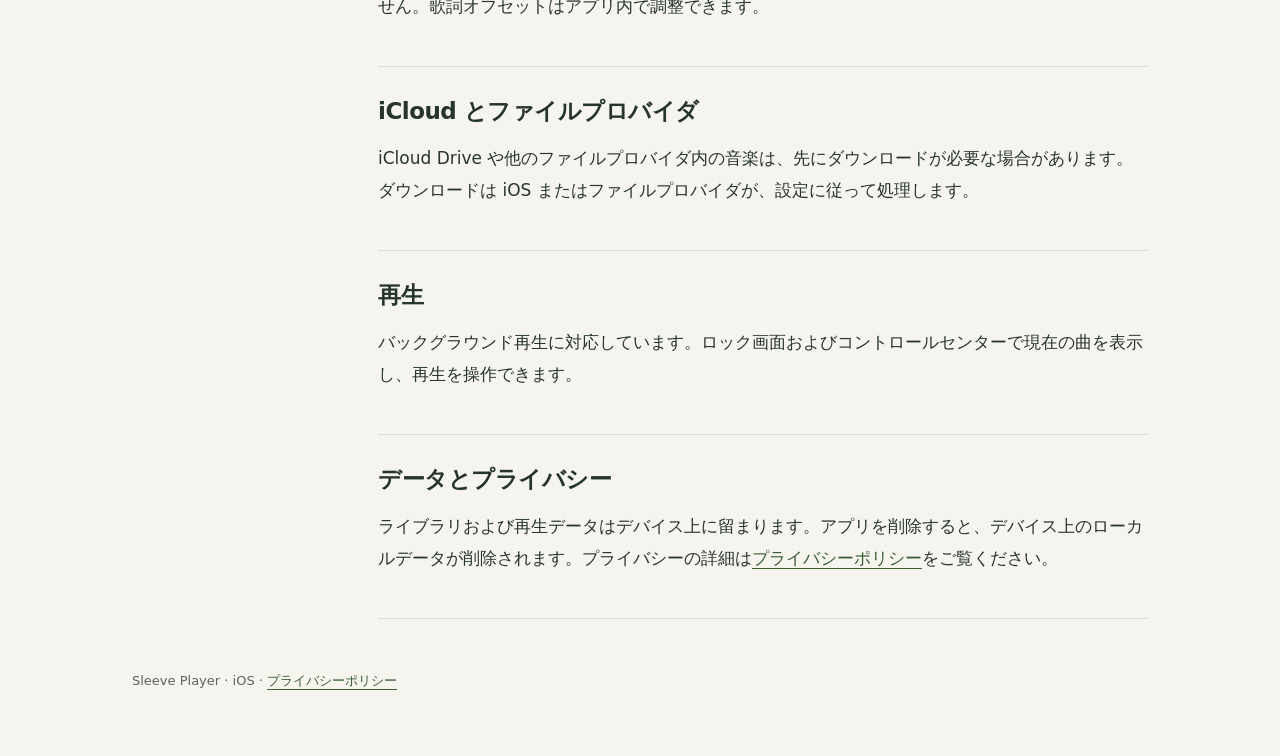
<file: support-ja.html>
<!doctype html>
<html lang="ja"><head><meta charset="utf-8"><meta name="viewport" content="width=device-width, initial-scale=1"><meta name="color-scheme" content="light dark"><meta name="referrer" content="no-referrer"><meta name="description" content="Sleeve Player iOS · テクニカルサポート"><title>サポート · Sleeve Player</title><link rel="icon" href="data:image/svg+xml,%3Csvg xmlns=%22http://www.w3.org/2000/svg%22 viewBox=%220 0 32 32%22%3E%3Crect width=%2232%22 height=%2232%22 rx=%228%22 fill=%22%23395e35%22/%3E%3Ccircle cx=%2216%22 cy=%2216%22 r=%229%22 fill=%22%23e8eddc%22/%3E%3Ccircle cx=%2216%22 cy=%2216%22 r=%223%22 fill=%22%23395e35%22/%3E%3C/svg%3E"><link rel="stylesheet" href="style.css"><link rel="alternate" hreflang="en" href="support.html"><link rel="alternate" hreflang="zh-Hans" href="support-zh-hans.html"><link rel="alternate" hreflang="zh-Hant" href="support-zh-hant.html"><link rel="alternate" hreflang="ja" href="support-ja.html"><link rel="alternate" hreflang="ko" href="support-ko.html"><link rel="alternate" hreflang="x-default" href="support.html"></head>
<body><a class="skip" href="#support">本文へスキップ</a><div class="shell"><div class="brand"><strong>Sleeve Player<span aria-hidden="true"> / </span><span class="note">iOS</span></strong><nav aria-label="Language"><a href="support.html" lang="en" hreflang="en">English</a><a href="support-zh-hans.html" lang="zh-Hans" hreflang="zh-Hans">简体中文</a><a href="support-zh-hant.html" lang="zh-Hant" hreflang="zh-Hant">繁體中文</a><span lang="ja" aria-current="page">日本語</span><a href="support-ko.html" lang="ko" hreflang="ko">한국어</a></nav></div><header><div class="eyebrow">SLEEVE PLAYER · SUPPORT</div><h1>テクニカルサポート</h1><p class="lead">Sleeve Player（iOS）のローカル音楽プレーヤーに関するサポートです。音楽はデバイスに留まります。</p><p class="date">更新日：2026-11-01</p></header><div class="summary"><p>アカウントは不要です。サポートが必要な場合は開発者へメールし、デバイス機種、iOS バージョン、アプリバージョン、再現手順を記載してください。</p></div><main id="support" class="layout"><aside aria-label="目次"><a href="#contact">お問い合わせ</a><a href="#about">アプリについて</a><a href="#adding">音楽の追加</a><a href="#folders">フォルダとアクセス</a><a href="#lyrics">歌詞</a><a href="#icloud">iCloud とファイルプロバイダ</a><a href="#playback">再生</a><a href="#data">データとプライバシー</a></aside><article><section id="contact"><h2>お問い合わせ</h2><p>テクニカルサポートは、開発者へメールでご連絡ください：</p><p><a href="mailto:elastic_bear@outlook.com">elastic_bear@outlook.com</a></p><p>デバイス機種、iOS バージョン、アプリバージョン、問題の再現手順を記載してください。音楽ファイルや不要な個人情報は送らないでください。</p></section><section id="about"><h2>アプリについて</h2><p>Sleeve Player は iOS 向けのローカル音楽プレーヤーです。音楽コンテンツの提供やストリーミングは行いません。再生するのはご自身のファイルです。アカウントは不要です。</p></section><section id="adding"><h2>音楽の追加</h2><p>システムのファイル／フォルダピッカーで、「ファイル」、iCloud Drive、または他のファイルプロバイダから音楽を選択します。アプリはセキュリティスコープ付きブックマークを保存し、認可したフォルダやファイルへの継続アクセスを維持します。</p></section><section id="folders"><h2>フォルダとアクセス</h2><p>アプリのミュージックフォルダ管理で認可済みフォルダを管理できます。フォルダのアクセスを削除しても、元のファイルは削除されません。除外ディレクトリを設定し、スキャン時に特定フォルダをスキップすることもできます。</p></section><section id="lyrics"><h2>歌詞</h2><p>同名の <code>.lrc</code> ファイル、または音声に埋め込まれた歌詞を表示します。オンライン歌詞検索はありません。歌詞オフセットはアプリ内で調整できます。</p></section><section id="icloud"><h2>iCloud とファイルプロバイダ</h2><p>iCloud Drive や他のファイルプロバイダ内の音楽は、先にダウンロードが必要な場合があります。ダウンロードは iOS またはファイルプロバイダが、設定に従って処理します。</p></section><section id="playback"><h2>再生</h2><p>バックグラウンド再生に対応しています。ロック画面およびコントロールセンターで現在の曲を表示し、再生を操作できます。</p></section><section id="data"><h2>データとプライバシー</h2><p>ライブラリおよび再生データはデバイス上に留まります。アプリを削除すると、デバイス上のローカルデータが削除されます。プライバシーの詳細は<a href="ja.html">プライバシーポリシー</a>をご覧ください。</p></section></article></main><footer>Sleeve Player · iOS · <a href="ja.html">プライバシーポリシー</a></footer></div></body></html>
</file>
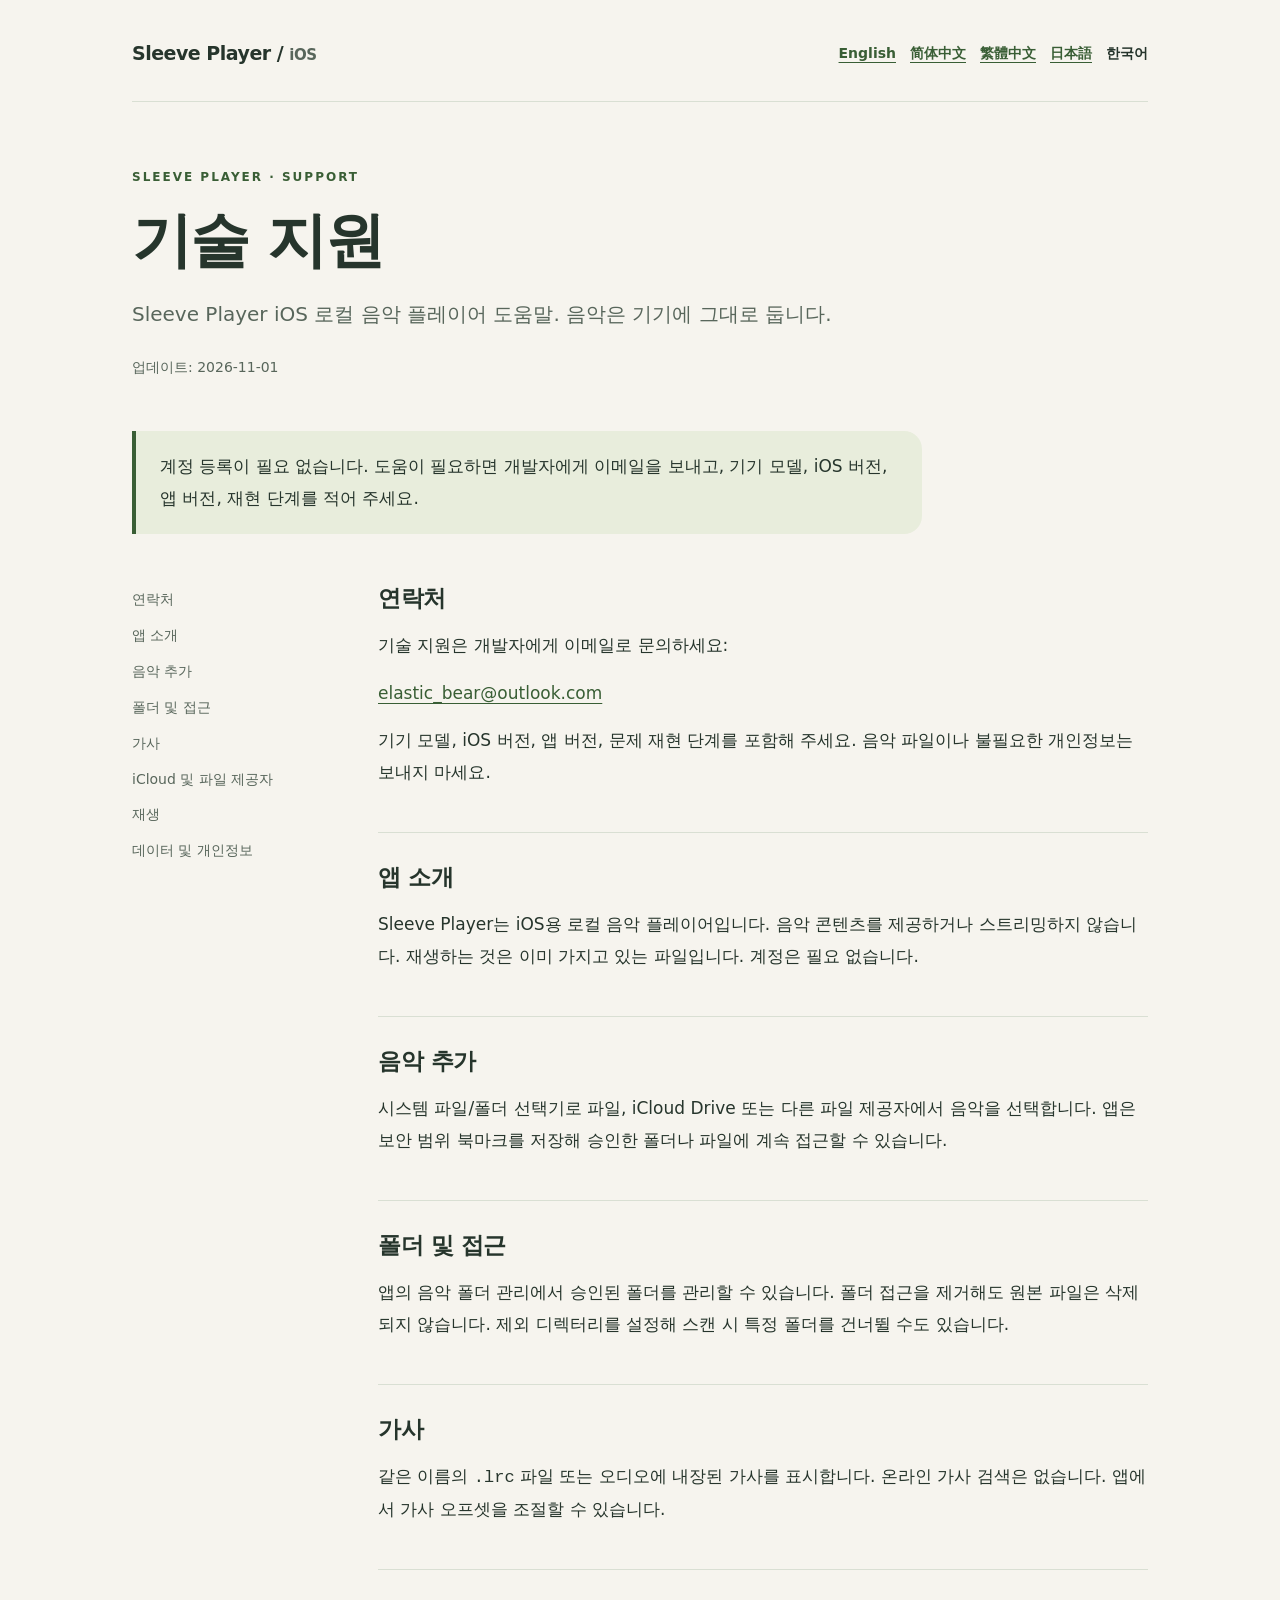
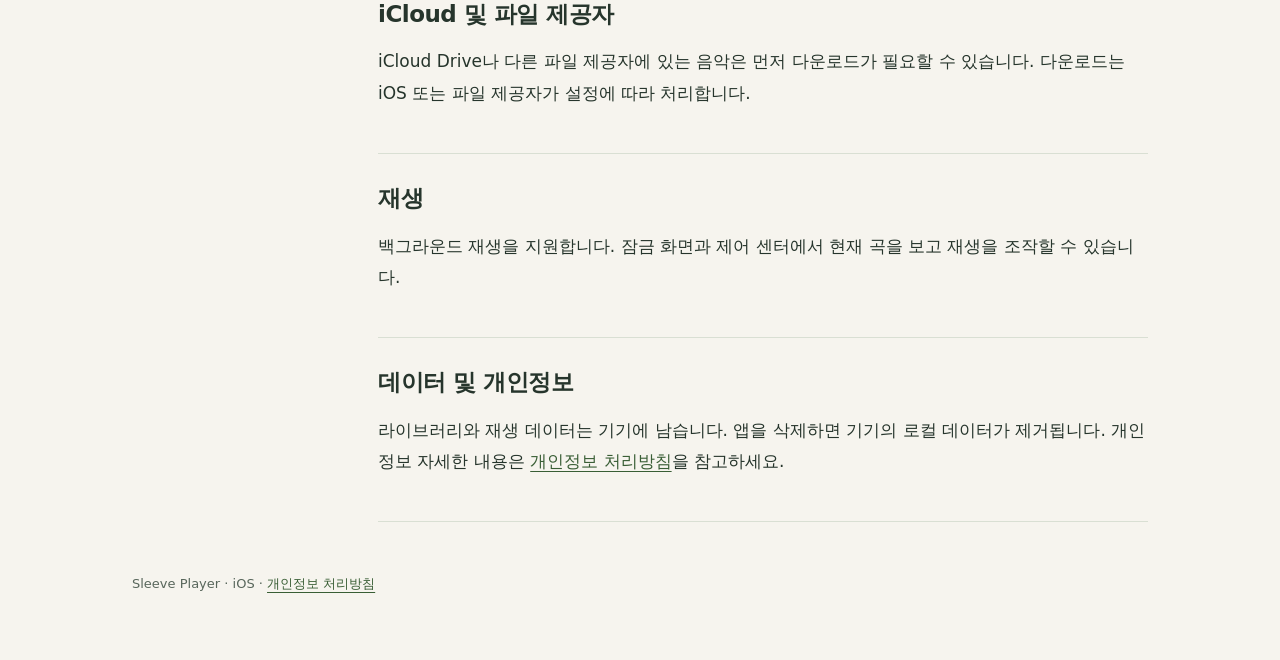
<file: support-ko.html>
<!doctype html>
<html lang="ko"><head><meta charset="utf-8"><meta name="viewport" content="width=device-width, initial-scale=1"><meta name="color-scheme" content="light dark"><meta name="referrer" content="no-referrer"><meta name="description" content="Sleeve Player iOS · 기술 지원"><title>지원 · Sleeve Player</title><link rel="icon" href="data:image/svg+xml,%3Csvg xmlns=%22http://www.w3.org/2000/svg%22 viewBox=%220 0 32 32%22%3E%3Crect width=%2232%22 height=%2232%22 rx=%228%22 fill=%22%23395e35%22/%3E%3Ccircle cx=%2216%22 cy=%2216%22 r=%229%22 fill=%22%23e8eddc%22/%3E%3Ccircle cx=%2216%22 cy=%2216%22 r=%223%22 fill=%22%23395e35%22/%3E%3C/svg%3E"><link rel="stylesheet" href="style.css"><link rel="alternate" hreflang="en" href="support.html"><link rel="alternate" hreflang="zh-Hans" href="support-zh-hans.html"><link rel="alternate" hreflang="zh-Hant" href="support-zh-hant.html"><link rel="alternate" hreflang="ja" href="support-ja.html"><link rel="alternate" hreflang="ko" href="support-ko.html"><link rel="alternate" hreflang="x-default" href="support.html"></head>
<body><a class="skip" href="#support">본문으로 건너뛰기</a><div class="shell"><div class="brand"><strong>Sleeve Player<span aria-hidden="true"> / </span><span class="note">iOS</span></strong><nav aria-label="Language"><a href="support.html" lang="en" hreflang="en">English</a><a href="support-zh-hans.html" lang="zh-Hans" hreflang="zh-Hans">简体中文</a><a href="support-zh-hant.html" lang="zh-Hant" hreflang="zh-Hant">繁體中文</a><a href="support-ja.html" lang="ja" hreflang="ja">日本語</a><span lang="ko" aria-current="page">한국어</span></nav></div><header><div class="eyebrow">SLEEVE PLAYER · SUPPORT</div><h1>기술 지원</h1><p class="lead">Sleeve Player iOS 로컬 음악 플레이어 도움말. 음악은 기기에 그대로 둡니다.</p><p class="date">업데이트: 2026-11-01</p></header><div class="summary"><p>계정 등록이 필요 없습니다. 도움이 필요하면 개발자에게 이메일을 보내고, 기기 모델, iOS 버전, 앱 버전, 재현 단계를 적어 주세요.</p></div><main id="support" class="layout"><aside aria-label="목차"><a href="#contact">연락처</a><a href="#about">앱 소개</a><a href="#adding">음악 추가</a><a href="#folders">폴더 및 접근</a><a href="#lyrics">가사</a><a href="#icloud">iCloud 및 파일 제공자</a><a href="#playback">재생</a><a href="#data">데이터 및 개인정보</a></aside><article><section id="contact"><h2>연락처</h2><p>기술 지원은 개발자에게 이메일로 문의하세요:</p><p><a href="mailto:elastic_bear@outlook.com">elastic_bear@outlook.com</a></p><p>기기 모델, iOS 버전, 앱 버전, 문제 재현 단계를 포함해 주세요. 음악 파일이나 불필요한 개인정보는 보내지 마세요.</p></section><section id="about"><h2>앱 소개</h2><p>Sleeve Player는 iOS용 로컬 음악 플레이어입니다. 음악 콘텐츠를 제공하거나 스트리밍하지 않습니다. 재생하는 것은 이미 가지고 있는 파일입니다. 계정은 필요 없습니다.</p></section><section id="adding"><h2>음악 추가</h2><p>시스템 파일/폴더 선택기로 파일, iCloud Drive 또는 다른 파일 제공자에서 음악을 선택합니다. 앱은 보안 범위 북마크를 저장해 승인한 폴더나 파일에 계속 접근할 수 있습니다.</p></section><section id="folders"><h2>폴더 및 접근</h2><p>앱의 음악 폴더 관리에서 승인된 폴더를 관리할 수 있습니다. 폴더 접근을 제거해도 원본 파일은 삭제되지 않습니다. 제외 디렉터리를 설정해 스캔 시 특정 폴더를 건너뛸 수도 있습니다.</p></section><section id="lyrics"><h2>가사</h2><p>같은 이름의 <code>.lrc</code> 파일 또는 오디오에 내장된 가사를 표시합니다. 온라인 가사 검색은 없습니다. 앱에서 가사 오프셋을 조절할 수 있습니다.</p></section><section id="icloud"><h2>iCloud 및 파일 제공자</h2><p>iCloud Drive나 다른 파일 제공자에 있는 음악은 먼저 다운로드가 필요할 수 있습니다. 다운로드는 iOS 또는 파일 제공자가 설정에 따라 처리합니다.</p></section><section id="playback"><h2>재생</h2><p>백그라운드 재생을 지원합니다. 잠금 화면과 제어 센터에서 현재 곡을 보고 재생을 조작할 수 있습니다.</p></section><section id="data"><h2>데이터 및 개인정보</h2><p>라이브러리와 재생 데이터는 기기에 남습니다. 앱을 삭제하면 기기의 로컬 데이터가 제거됩니다. 개인정보 자세한 내용은 <a href="ko.html">개인정보 처리방침</a>을 참고하세요.</p></section></article></main><footer>Sleeve Player · iOS · <a href="ko.html">개인정보 처리방침</a></footer></div></body></html>
</file>
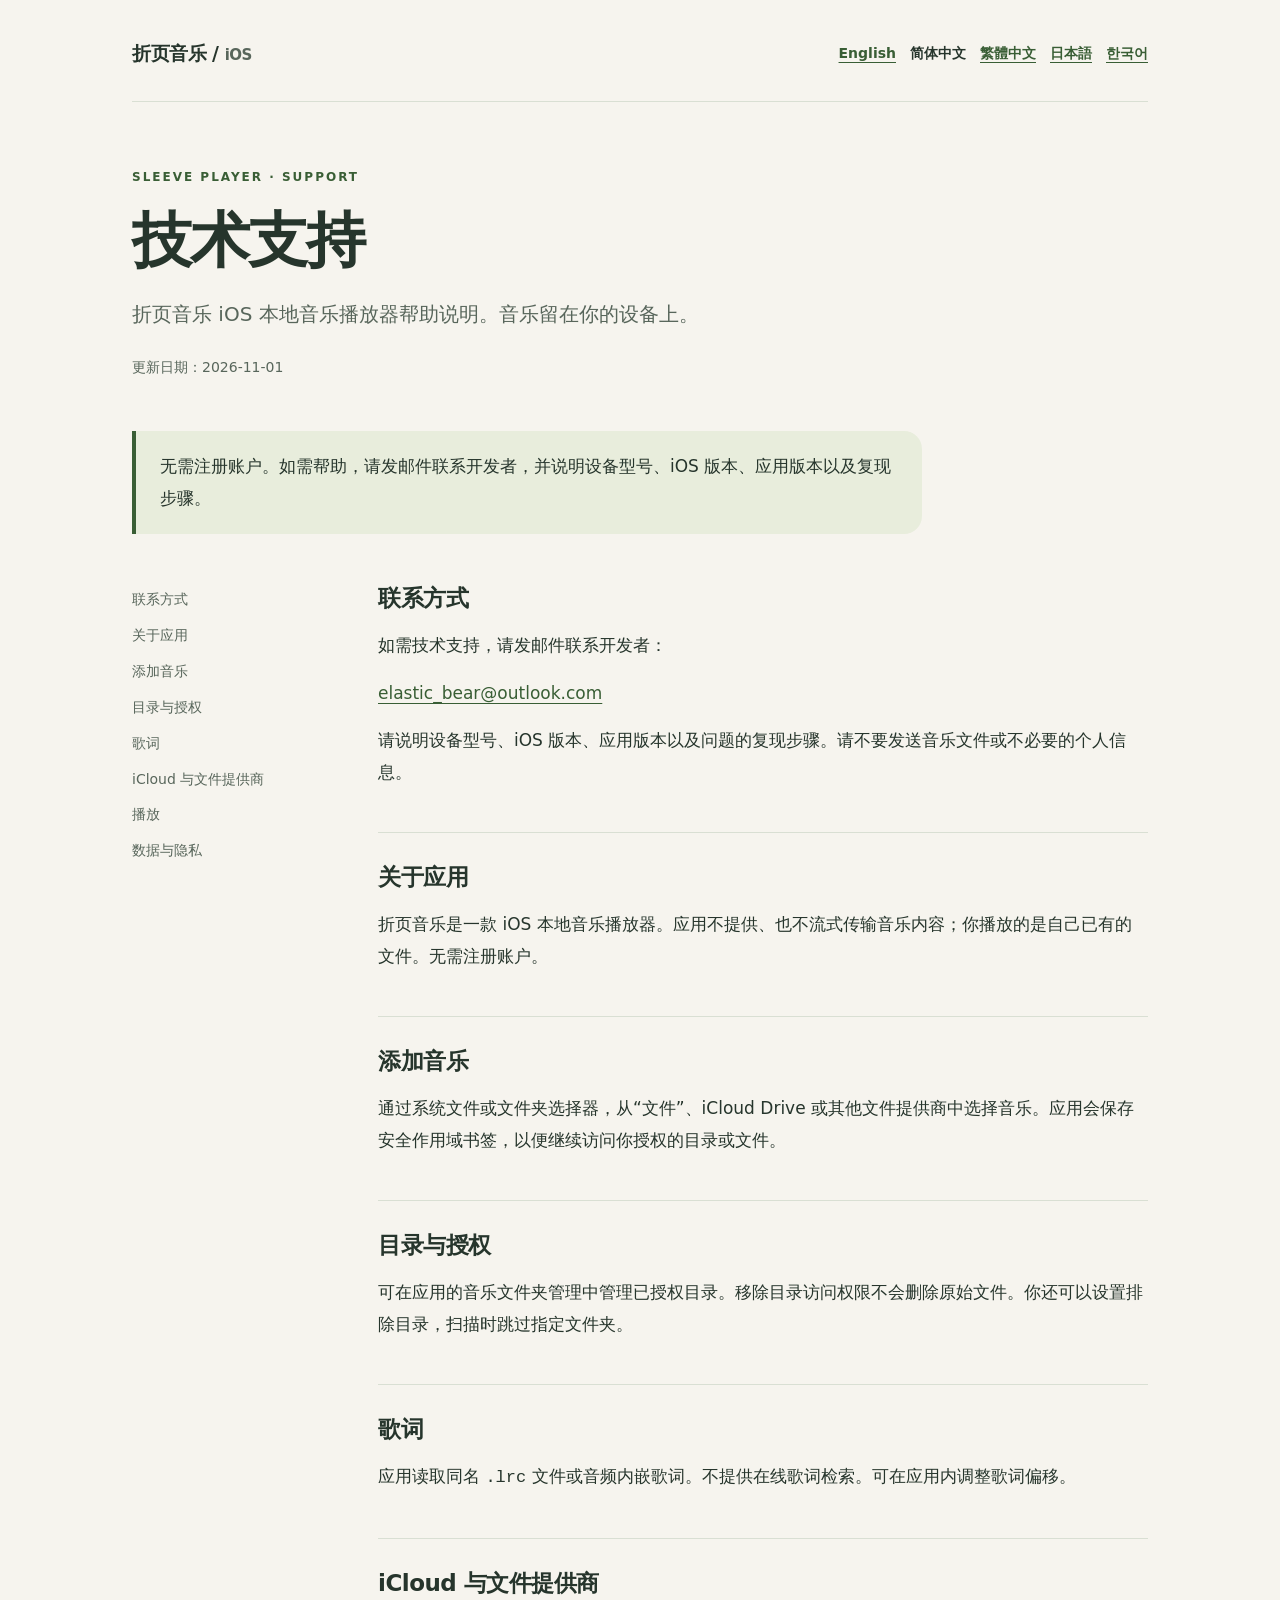
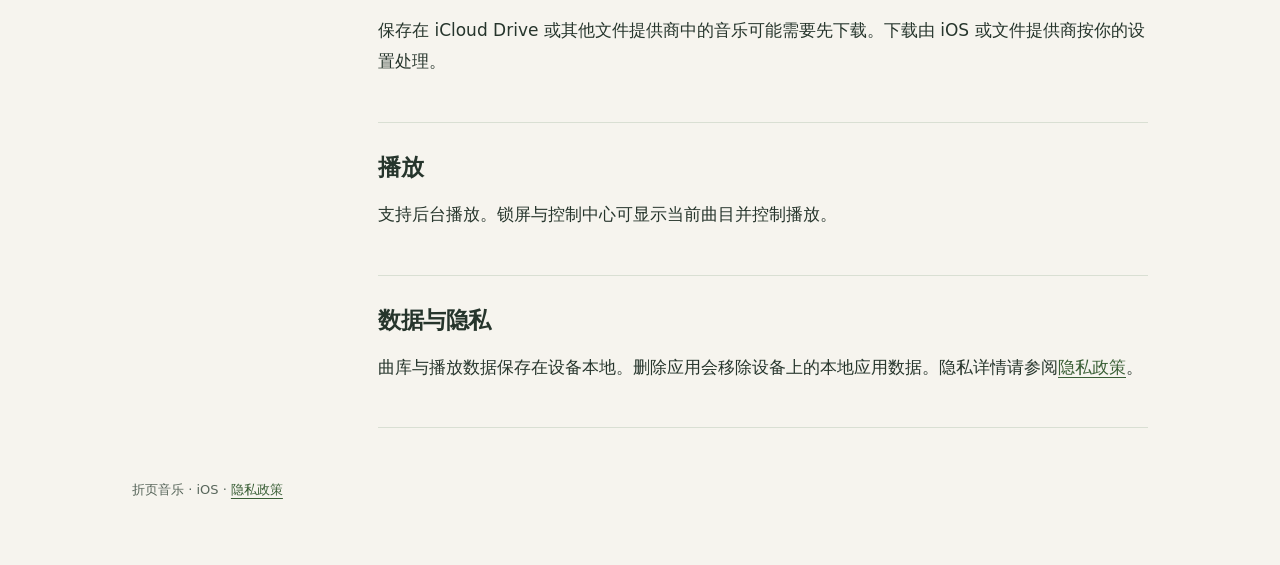
<file: support-zh-hans.html>
<!doctype html>
<html lang="zh-Hans"><head><meta charset="utf-8"><meta name="viewport" content="width=device-width, initial-scale=1"><meta name="color-scheme" content="light dark"><meta name="referrer" content="no-referrer"><meta name="description" content="折页音乐 iOS · 技术支持"><title>技术支持 · 折页音乐</title><link rel="icon" href="data:image/svg+xml,%3Csvg xmlns=%22http://www.w3.org/2000/svg%22 viewBox=%220 0 32 32%22%3E%3Crect width=%2232%22 height=%2232%22 rx=%228%22 fill=%22%23395e35%22/%3E%3Ccircle cx=%2216%22 cy=%2216%22 r=%229%22 fill=%22%23e8eddc%22/%3E%3Ccircle cx=%2216%22 cy=%2216%22 r=%223%22 fill=%22%23395e35%22/%3E%3C/svg%3E"><link rel="stylesheet" href="style.css"><link rel="alternate" hreflang="en" href="support.html"><link rel="alternate" hreflang="zh-Hans" href="support-zh-hans.html"><link rel="alternate" hreflang="zh-Hant" href="support-zh-hant.html"><link rel="alternate" hreflang="ja" href="support-ja.html"><link rel="alternate" hreflang="ko" href="support-ko.html"><link rel="alternate" hreflang="x-default" href="support.html"></head>
<body><a class="skip" href="#support">跳至正文</a><div class="shell"><div class="brand"><strong>折页音乐<span aria-hidden="true"> / </span><span class="note">iOS</span></strong><nav aria-label="Language"><a href="support.html" lang="en" hreflang="en">English</a><span lang="zh-Hans" aria-current="page">简体中文</span><a href="support-zh-hant.html" lang="zh-Hant" hreflang="zh-Hant">繁體中文</a><a href="support-ja.html" lang="ja" hreflang="ja">日本語</a><a href="support-ko.html" lang="ko" hreflang="ko">한국어</a></nav></div><header><div class="eyebrow">SLEEVE PLAYER · SUPPORT</div><h1>技术支持</h1><p class="lead">折页音乐 iOS 本地音乐播放器帮助说明。音乐留在你的设备上。</p><p class="date">更新日期：2026-11-01</p></header><div class="summary"><p>无需注册账户。如需帮助，请发邮件联系开发者，并说明设备型号、iOS 版本、应用版本以及复现步骤。</p></div><main id="support" class="layout"><aside aria-label="目录"><a href="#contact">联系方式</a><a href="#about">关于应用</a><a href="#adding">添加音乐</a><a href="#folders">目录与授权</a><a href="#lyrics">歌词</a><a href="#icloud">iCloud 与文件提供商</a><a href="#playback">播放</a><a href="#data">数据与隐私</a></aside><article><section id="contact"><h2>联系方式</h2><p>如需技术支持，请发邮件联系开发者：</p><p><a href="mailto:elastic_bear@outlook.com">elastic_bear@outlook.com</a></p><p>请说明设备型号、iOS 版本、应用版本以及问题的复现步骤。请不要发送音乐文件或不必要的个人信息。</p></section><section id="about"><h2>关于应用</h2><p>折页音乐是一款 iOS 本地音乐播放器。应用不提供、也不流式传输音乐内容；你播放的是自己已有的文件。无需注册账户。</p></section><section id="adding"><h2>添加音乐</h2><p>通过系统文件或文件夹选择器，从“文件”、iCloud Drive 或其他文件提供商中选择音乐。应用会保存安全作用域书签，以便继续访问你授权的目录或文件。</p></section><section id="folders"><h2>目录与授权</h2><p>可在应用的音乐文件夹管理中管理已授权目录。移除目录访问权限不会删除原始文件。你还可以设置排除目录，扫描时跳过指定文件夹。</p></section><section id="lyrics"><h2>歌词</h2><p>应用读取同名 <code>.lrc</code> 文件或音频内嵌歌词。不提供在线歌词检索。可在应用内调整歌词偏移。</p></section><section id="icloud"><h2>iCloud 与文件提供商</h2><p>保存在 iCloud Drive 或其他文件提供商中的音乐可能需要先下载。下载由 iOS 或文件提供商按你的设置处理。</p></section><section id="playback"><h2>播放</h2><p>支持后台播放。锁屏与控制中心可显示当前曲目并控制播放。</p></section><section id="data"><h2>数据与隐私</h2><p>曲库与播放数据保存在设备本地。删除应用会移除设备上的本地应用数据。隐私详情请参阅<a href="zh-hans.html">隐私政策</a>。</p></section></article></main><footer>折页音乐 · iOS · <a href="zh-hans.html">隐私政策</a></footer></div></body></html>
</file>
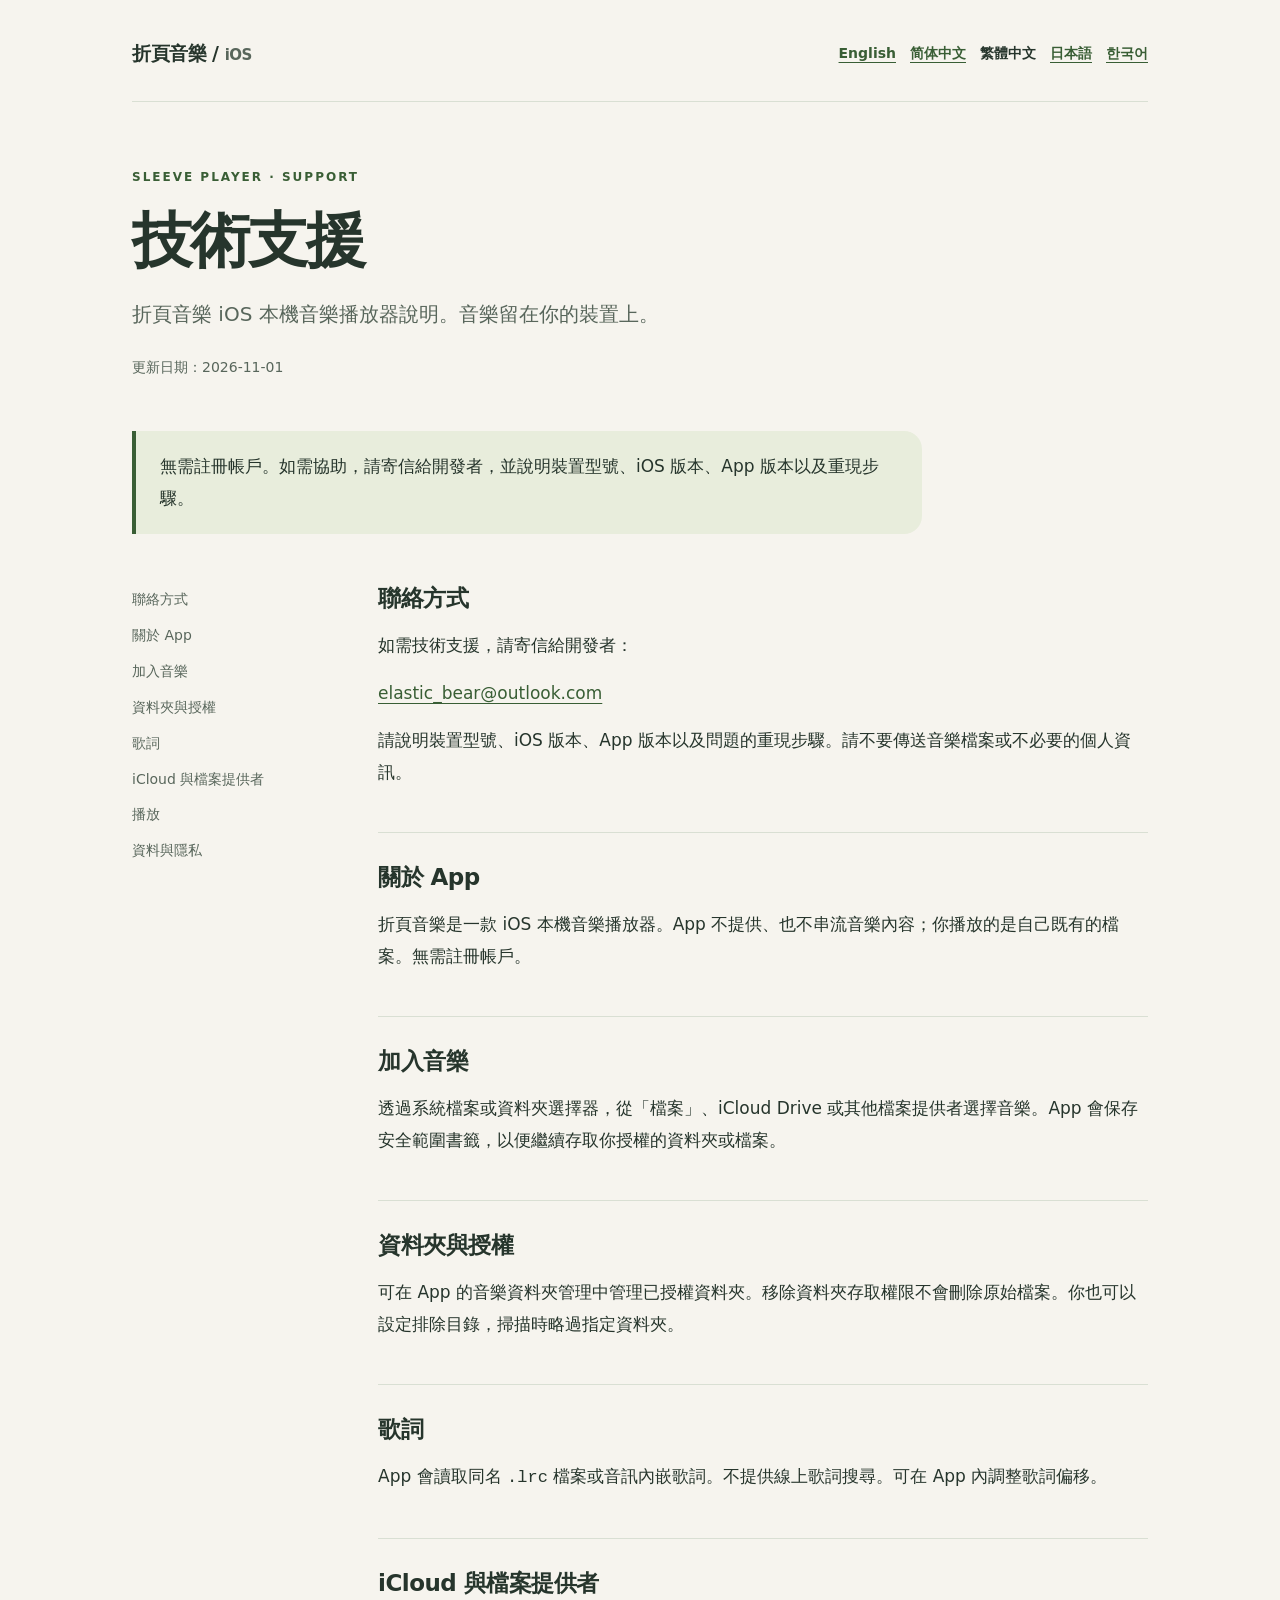
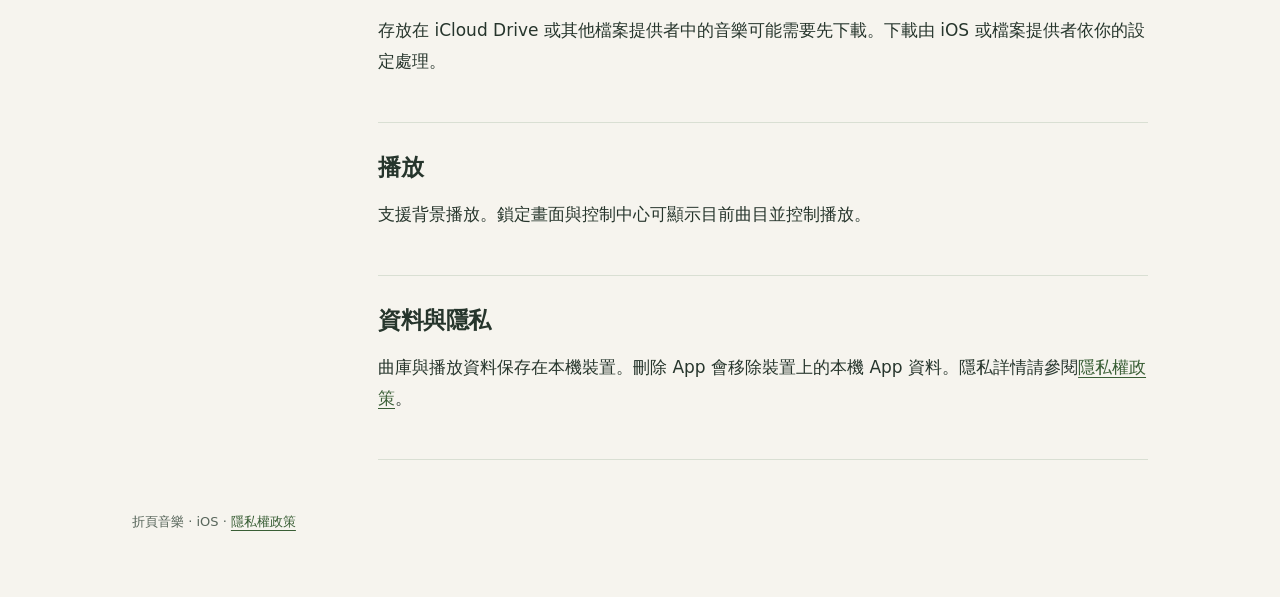
<file: support-zh-hant.html>
<!doctype html>
<html lang="zh-Hant"><head><meta charset="utf-8"><meta name="viewport" content="width=device-width, initial-scale=1"><meta name="color-scheme" content="light dark"><meta name="referrer" content="no-referrer"><meta name="description" content="折頁音樂 iOS · 技術支援"><title>技術支援 · 折頁音樂</title><link rel="icon" href="data:image/svg+xml,%3Csvg xmlns=%22http://www.w3.org/2000/svg%22 viewBox=%220 0 32 32%22%3E%3Crect width=%2232%22 height=%2232%22 rx=%228%22 fill=%22%23395e35%22/%3E%3Ccircle cx=%2216%22 cy=%2216%22 r=%229%22 fill=%22%23e8eddc%22/%3E%3Ccircle cx=%2216%22 cy=%2216%22 r=%223%22 fill=%22%23395e35%22/%3E%3C/svg%3E"><link rel="stylesheet" href="style.css"><link rel="alternate" hreflang="en" href="support.html"><link rel="alternate" hreflang="zh-Hans" href="support-zh-hans.html"><link rel="alternate" hreflang="zh-Hant" href="support-zh-hant.html"><link rel="alternate" hreflang="ja" href="support-ja.html"><link rel="alternate" hreflang="ko" href="support-ko.html"><link rel="alternate" hreflang="x-default" href="support.html"></head>
<body><a class="skip" href="#support">跳至正文</a><div class="shell"><div class="brand"><strong>折頁音樂<span aria-hidden="true"> / </span><span class="note">iOS</span></strong><nav aria-label="Language"><a href="support.html" lang="en" hreflang="en">English</a><a href="support-zh-hans.html" lang="zh-Hans" hreflang="zh-Hans">简体中文</a><span lang="zh-Hant" aria-current="page">繁體中文</span><a href="support-ja.html" lang="ja" hreflang="ja">日本語</a><a href="support-ko.html" lang="ko" hreflang="ko">한국어</a></nav></div><header><div class="eyebrow">SLEEVE PLAYER · SUPPORT</div><h1>技術支援</h1><p class="lead">折頁音樂 iOS 本機音樂播放器說明。音樂留在你的裝置上。</p><p class="date">更新日期：2026-11-01</p></header><div class="summary"><p>無需註冊帳戶。如需協助，請寄信給開發者，並說明裝置型號、iOS 版本、App 版本以及重現步驟。</p></div><main id="support" class="layout"><aside aria-label="目錄"><a href="#contact">聯絡方式</a><a href="#about">關於 App</a><a href="#adding">加入音樂</a><a href="#folders">資料夾與授權</a><a href="#lyrics">歌詞</a><a href="#icloud">iCloud 與檔案提供者</a><a href="#playback">播放</a><a href="#data">資料與隱私</a></aside><article><section id="contact"><h2>聯絡方式</h2><p>如需技術支援，請寄信給開發者：</p><p><a href="mailto:elastic_bear@outlook.com">elastic_bear@outlook.com</a></p><p>請說明裝置型號、iOS 版本、App 版本以及問題的重現步驟。請不要傳送音樂檔案或不必要的個人資訊。</p></section><section id="about"><h2>關於 App</h2><p>折頁音樂是一款 iOS 本機音樂播放器。App 不提供、也不串流音樂內容；你播放的是自己既有的檔案。無需註冊帳戶。</p></section><section id="adding"><h2>加入音樂</h2><p>透過系統檔案或資料夾選擇器，從「檔案」、iCloud Drive 或其他檔案提供者選擇音樂。App 會保存安全範圍書籤，以便繼續存取你授權的資料夾或檔案。</p></section><section id="folders"><h2>資料夾與授權</h2><p>可在 App 的音樂資料夾管理中管理已授權資料夾。移除資料夾存取權限不會刪除原始檔案。你也可以設定排除目錄，掃描時略過指定資料夾。</p></section><section id="lyrics"><h2>歌詞</h2><p>App 會讀取同名 <code>.lrc</code> 檔案或音訊內嵌歌詞。不提供線上歌詞搜尋。可在 App 內調整歌詞偏移。</p></section><section id="icloud"><h2>iCloud 與檔案提供者</h2><p>存放在 iCloud Drive 或其他檔案提供者中的音樂可能需要先下載。下載由 iOS 或檔案提供者依你的設定處理。</p></section><section id="playback"><h2>播放</h2><p>支援背景播放。鎖定畫面與控制中心可顯示目前曲目並控制播放。</p></section><section id="data"><h2>資料與隱私</h2><p>曲庫與播放資料保存在本機裝置。刪除 App 會移除裝置上的本機 App 資料。隱私詳情請參閱<a href="zh-hant.html">隱私權政策</a>。</p></section></article></main><footer>折頁音樂 · iOS · <a href="zh-hant.html">隱私權政策</a></footer></div></body></html>
</file>
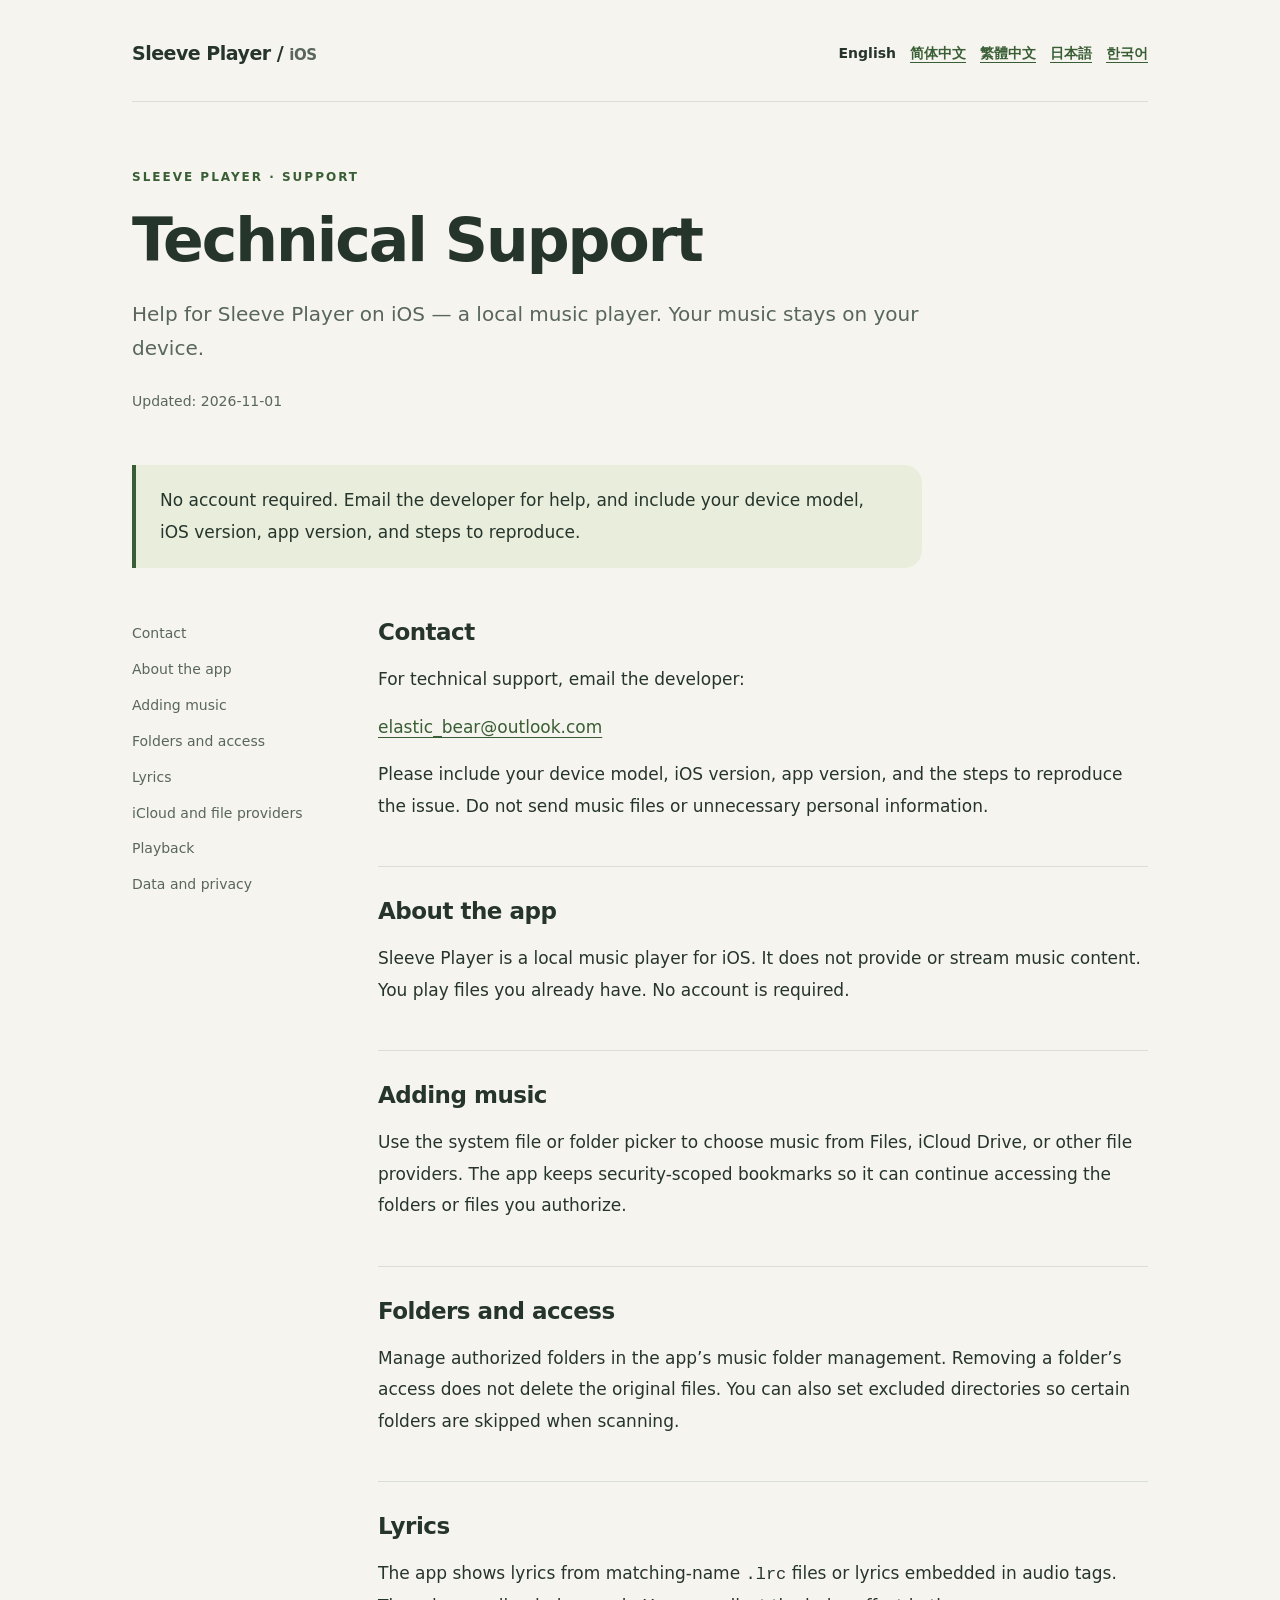
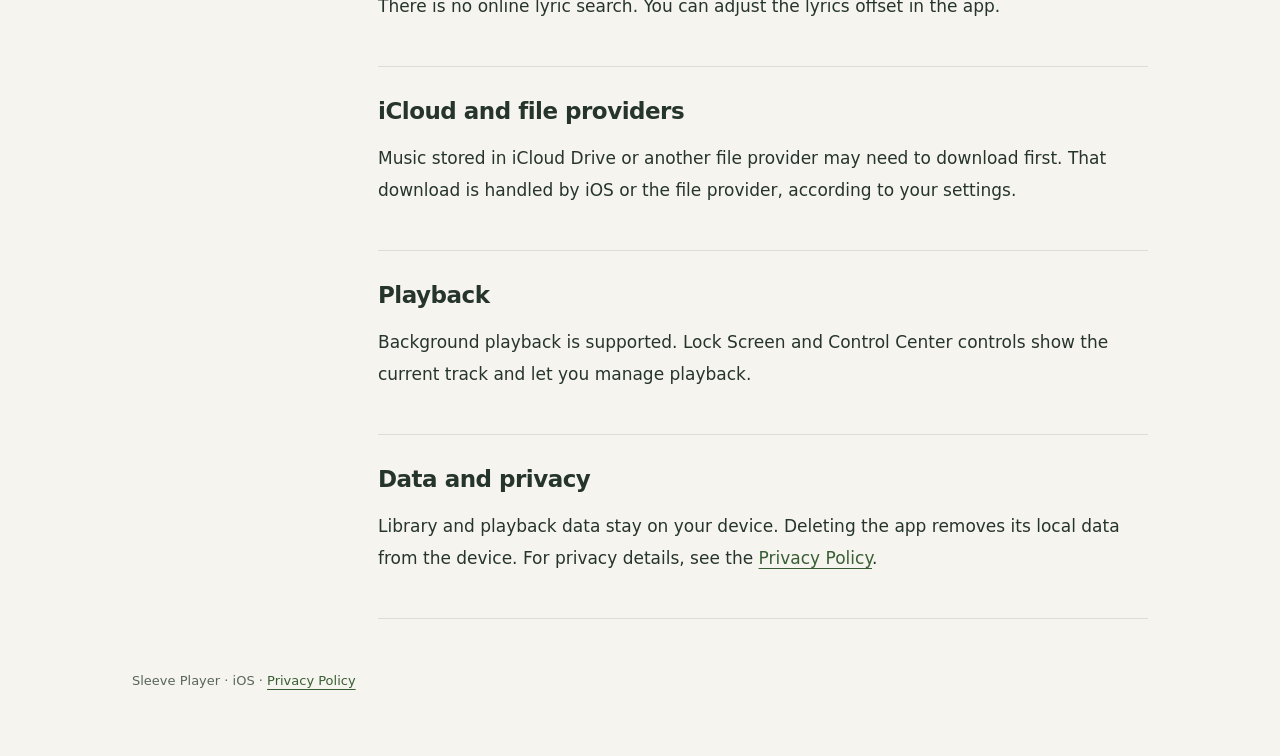
<file: support.html>
<!doctype html>
<html lang="en"><head><meta charset="utf-8"><meta name="viewport" content="width=device-width, initial-scale=1"><meta name="color-scheme" content="light dark"><meta name="referrer" content="no-referrer"><meta name="description" content="Sleeve Player iOS · Technical Support"><title>Support · Sleeve Player</title><link rel="icon" href="data:image/svg+xml,%3Csvg xmlns=%22http://www.w3.org/2000/svg%22 viewBox=%220 0 32 32%22%3E%3Crect width=%2232%22 height=%2232%22 rx=%228%22 fill=%22%23395e35%22/%3E%3Ccircle cx=%2216%22 cy=%2216%22 r=%229%22 fill=%22%23e8eddc%22/%3E%3Ccircle cx=%2216%22 cy=%2216%22 r=%223%22 fill=%22%23395e35%22/%3E%3C/svg%3E"><link rel="stylesheet" href="style.css"><link rel="alternate" hreflang="en" href="support.html"><link rel="alternate" hreflang="zh-Hans" href="support-zh-hans.html"><link rel="alternate" hreflang="zh-Hant" href="support-zh-hant.html"><link rel="alternate" hreflang="ja" href="support-ja.html"><link rel="alternate" hreflang="ko" href="support-ko.html"><link rel="alternate" hreflang="x-default" href="support.html"></head>
<body><a class="skip" href="#support">Skip to content</a><div class="shell"><div class="brand"><strong>Sleeve Player<span aria-hidden="true"> / </span><span class="note">iOS</span></strong><nav aria-label="Language"><span lang="en" aria-current="page">English</span><a href="support-zh-hans.html" lang="zh-Hans" hreflang="zh-Hans">简体中文</a><a href="support-zh-hant.html" lang="zh-Hant" hreflang="zh-Hant">繁體中文</a><a href="support-ja.html" lang="ja" hreflang="ja">日本語</a><a href="support-ko.html" lang="ko" hreflang="ko">한국어</a></nav></div><header><div class="eyebrow">SLEEVE PLAYER · SUPPORT</div><h1>Technical Support</h1><p class="lead">Help for Sleeve Player on iOS — a local music player. Your music stays on your device.</p><p class="date">Updated: 2026-11-01</p></header><div class="summary"><p>No account required. Email the developer for help, and include your device model, iOS version, app version, and steps to reproduce.</p></div><main id="support" class="layout"><aside aria-label="Contents"><a href="#contact">Contact</a><a href="#about">About the app</a><a href="#adding">Adding music</a><a href="#folders">Folders and access</a><a href="#lyrics">Lyrics</a><a href="#icloud">iCloud and file providers</a><a href="#playback">Playback</a><a href="#data">Data and privacy</a></aside><article><section id="contact"><h2>Contact</h2><p>For technical support, email the developer:</p><p><a href="mailto:elastic_bear@outlook.com">elastic_bear@outlook.com</a></p><p>Please include your device model, iOS version, app version, and the steps to reproduce the issue. Do not send music files or unnecessary personal information.</p></section><section id="about"><h2>About the app</h2><p>Sleeve Player is a local music player for iOS. It does not provide or stream music content. You play files you already have. No account is required.</p></section><section id="adding"><h2>Adding music</h2><p>Use the system file or folder picker to choose music from Files, iCloud Drive, or other file providers. The app keeps security-scoped bookmarks so it can continue accessing the folders or files you authorize.</p></section><section id="folders"><h2>Folders and access</h2><p>Manage authorized folders in the app’s music folder management. Removing a folder’s access does not delete the original files. You can also set excluded directories so certain folders are skipped when scanning.</p></section><section id="lyrics"><h2>Lyrics</h2><p>The app shows lyrics from matching-name <code>.lrc</code> files or lyrics embedded in audio tags. There is no online lyric search. You can adjust the lyrics offset in the app.</p></section><section id="icloud"><h2>iCloud and file providers</h2><p>Music stored in iCloud Drive or another file provider may need to download first. That download is handled by iOS or the file provider, according to your settings.</p></section><section id="playback"><h2>Playback</h2><p>Background playback is supported. Lock Screen and Control Center controls show the current track and let you manage playback.</p></section><section id="data"><h2>Data and privacy</h2><p>Library and playback data stay on your device. Deleting the app removes its local data from the device. For privacy details, see the <a href="index.html">Privacy Policy</a>.</p></section></article></main><footer>Sleeve Player · iOS · <a href="index.html">Privacy Policy</a></footer></div></body></html>
</file>
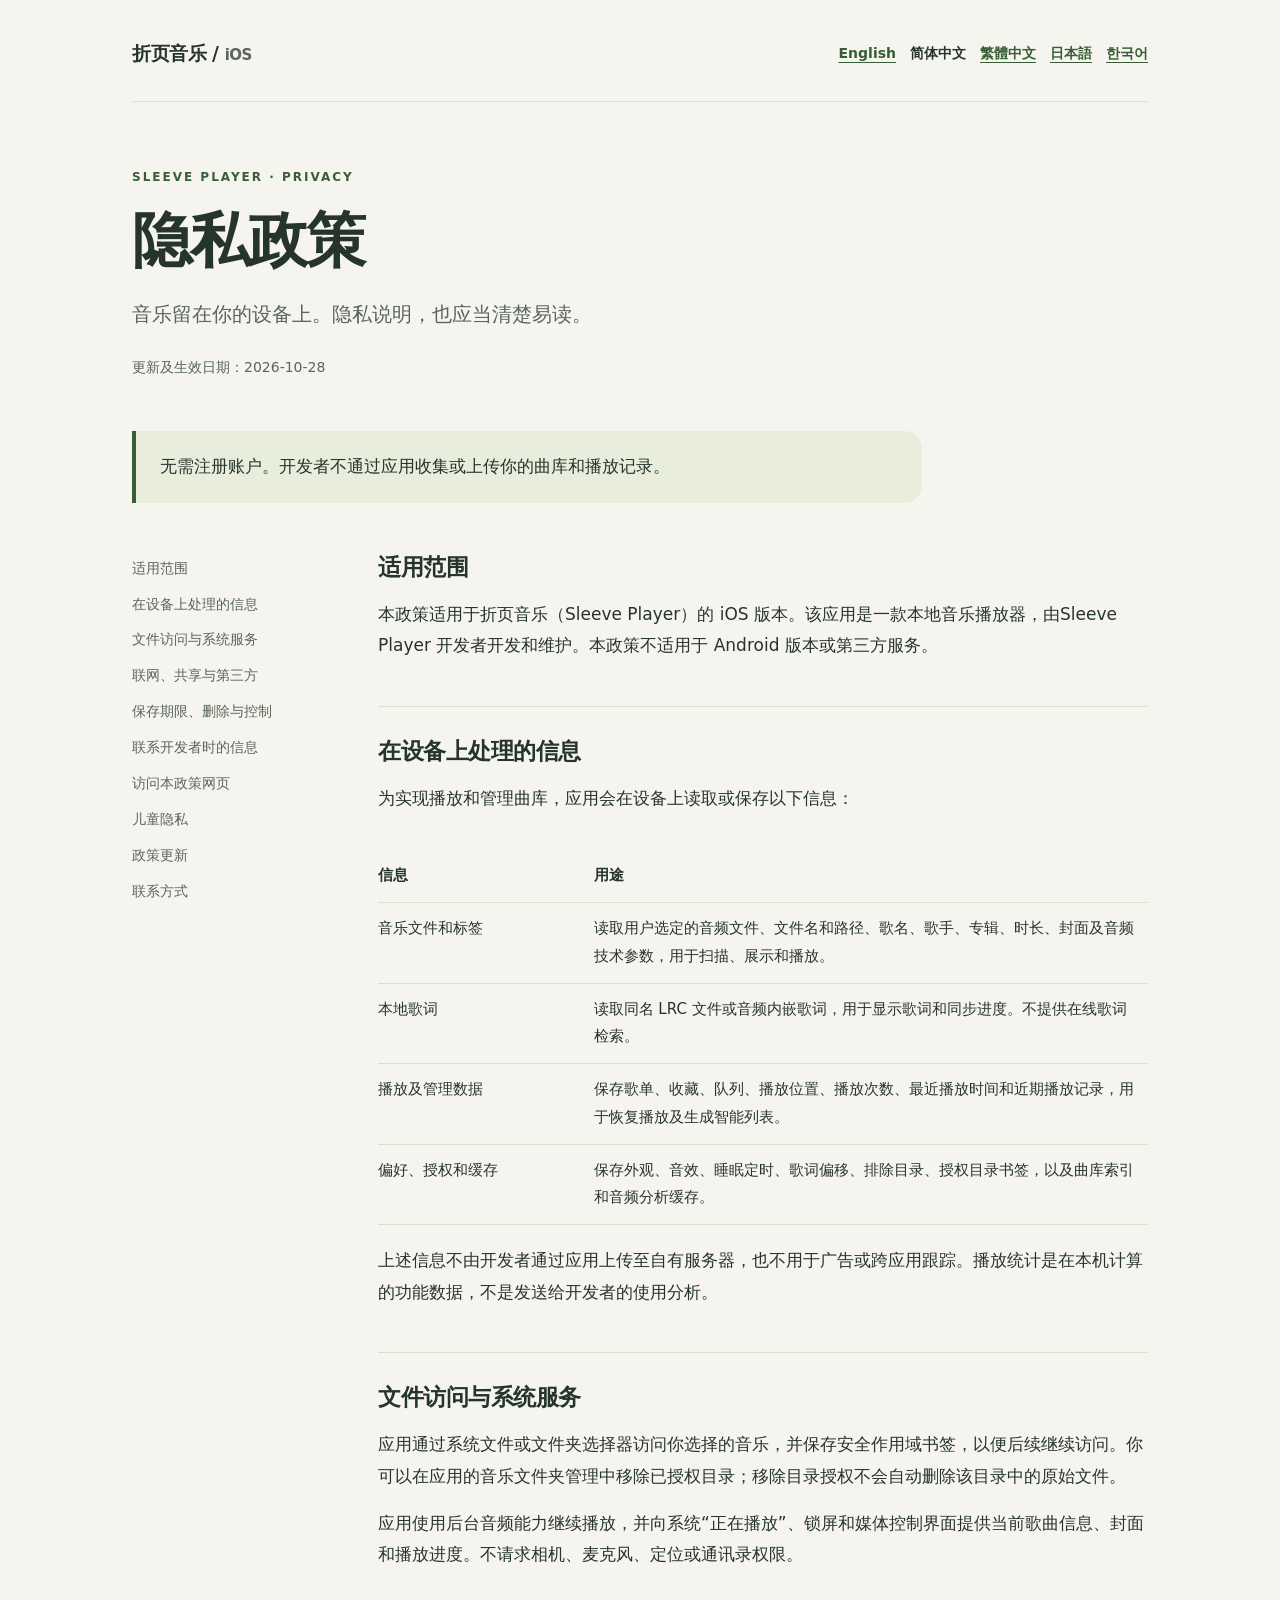
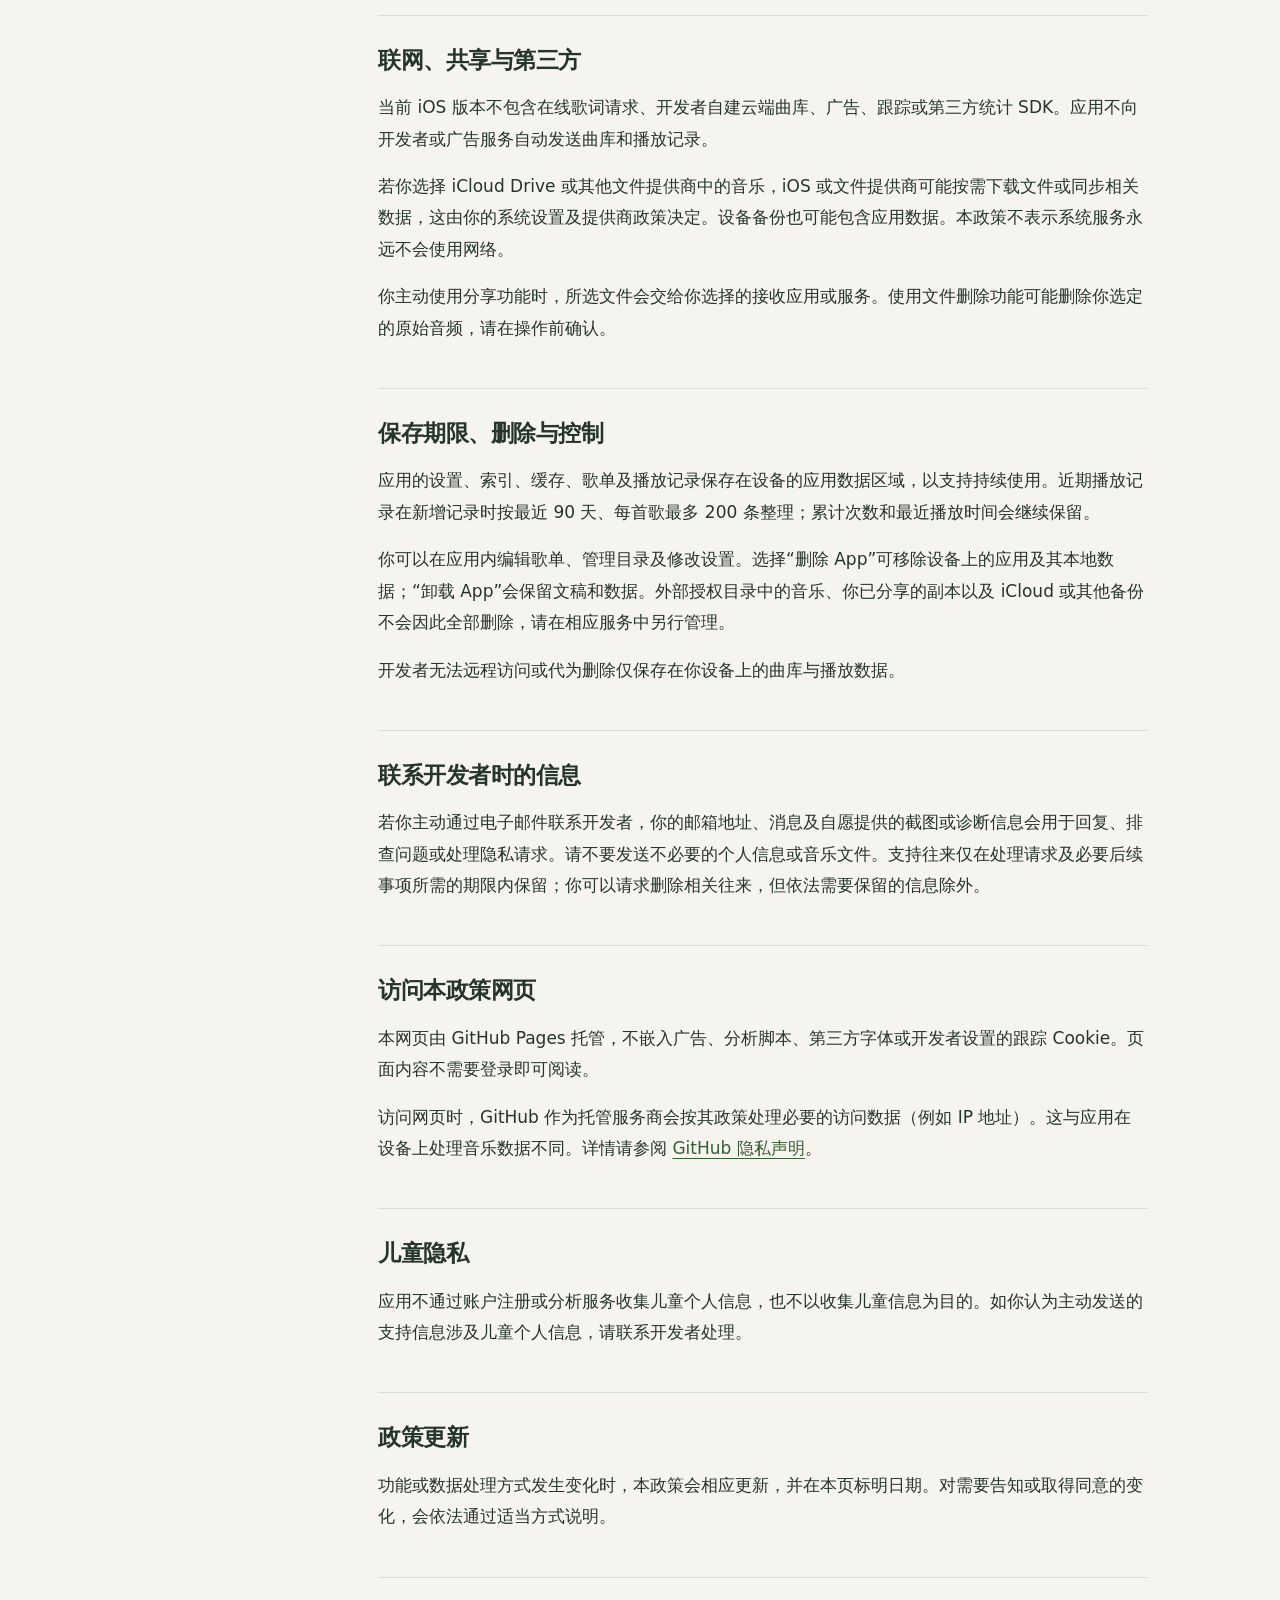
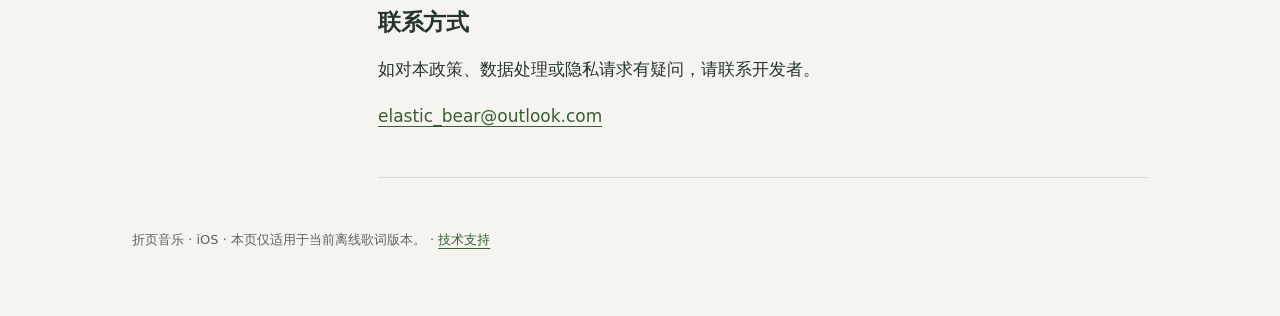
<file: zh-hans.html>
<!doctype html>
<html lang="zh-Hans"><head><meta charset="utf-8"><meta name="viewport" content="width=device-width, initial-scale=1"><meta name="color-scheme" content="light dark"><meta name="referrer" content="no-referrer"><meta name="description" content="折页音乐 iOS · 隐私政策"><title>隐私政策 · 折页音乐</title><link rel="icon" href="data:image/svg+xml,%3Csvg xmlns=%22http://www.w3.org/2000/svg%22 viewBox=%220 0 32 32%22%3E%3Crect width=%2232%22 height=%2232%22 rx=%228%22 fill=%22%23395e35%22/%3E%3Ccircle cx=%2216%22 cy=%2216%22 r=%229%22 fill=%22%23e8eddc%22/%3E%3Ccircle cx=%2216%22 cy=%2216%22 r=%223%22 fill=%22%23395e35%22/%3E%3C/svg%3E"><link rel="stylesheet" href="style.css"><link rel="alternate" hreflang="en" href="index.html"><link rel="alternate" hreflang="zh-Hans" href="zh-hans.html"><link rel="alternate" hreflang="zh-Hant" href="zh-hant.html"><link rel="alternate" hreflang="ja" href="ja.html"><link rel="alternate" hreflang="ko" href="ko.html"><link rel="alternate" hreflang="x-default" href="index.html"></head>
<body><a class="skip" href="#policy">跳至正文</a><div class="shell"><div class="brand"><strong>折页音乐<span aria-hidden="true"> / </span><span class="note">iOS</span></strong><nav aria-label="Language"><a href="index.html" lang="en" hreflang="en">English</a><span lang="zh-Hans" aria-current="page">简体中文</span><a href="zh-hant.html" lang="zh-Hant" hreflang="zh-Hant">繁體中文</a><a href="ja.html" lang="ja" hreflang="ja">日本語</a><a href="ko.html" lang="ko" hreflang="ko">한국어</a></nav></div><header><div class="eyebrow">SLEEVE PLAYER · PRIVACY</div><h1>隐私政策</h1><p class="lead">音乐留在你的设备上。隐私说明，也应当清楚易读。</p><p class="date">更新及生效日期：2026-10-28</p></header><div class="summary"><p>无需注册账户。开发者不通过应用收集或上传你的曲库和播放记录。</p></div><main id="policy" class="layout"><aside aria-label="目录"><a href="#scope">适用范围</a><a href="#local">在设备上处理的信息</a><a href="#permissions">文件访问与系统服务</a><a href="#network">联网、共享与第三方</a><a href="#retention">保存期限、删除与控制</a><a href="#support">联系开发者时的信息</a><a href="#website">访问本政策网页</a><a href="#children">儿童隐私</a><a href="#updates">政策更新</a><a href="#contact">联系方式</a></aside><article><section id="scope"><h2>适用范围</h2><p>本政策适用于折页音乐（Sleeve Player）的 iOS 版本。该应用是一款本地音乐播放器，由Sleeve Player 开发者开发和维护。本政策不适用于 Android 版本或第三方服务。</p></section><section id="local"><h2>在设备上处理的信息</h2><p>为实现播放和管理曲库，应用会在设备上读取或保存以下信息：</p><div class="table-wrap"><table><thead><tr><th scope="col">信息</th><th scope="col">用途</th></tr></thead><tbody><tr><td>音乐文件和标签</td><td>读取用户选定的音频文件、文件名和路径、歌名、歌手、专辑、时长、封面及音频技术参数，用于扫描、展示和播放。</td></tr><tr><td>本地歌词</td><td>读取同名 LRC 文件或音频内嵌歌词，用于显示歌词和同步进度。不提供在线歌词检索。</td></tr><tr><td>播放及管理数据</td><td>保存歌单、收藏、队列、播放位置、播放次数、最近播放时间和近期播放记录，用于恢复播放及生成智能列表。</td></tr><tr><td>偏好、授权和缓存</td><td>保存外观、音效、睡眠定时、歌词偏移、排除目录、授权目录书签，以及曲库索引和音频分析缓存。</td></tr></tbody></table></div><p>上述信息不由开发者通过应用上传至自有服务器，也不用于广告或跨应用跟踪。播放统计是在本机计算的功能数据，不是发送给开发者的使用分析。</p></section><section id="permissions"><h2>文件访问与系统服务</h2><p>应用通过系统文件或文件夹选择器访问你选择的音乐，并保存安全作用域书签，以便后续继续访问。你可以在应用的音乐文件夹管理中移除已授权目录；移除目录授权不会自动删除该目录中的原始文件。</p><p>应用使用后台音频能力继续播放，并向系统“正在播放”、锁屏和媒体控制界面提供当前歌曲信息、封面和播放进度。不请求相机、麦克风、定位或通讯录权限。</p></section><section id="network"><h2>联网、共享与第三方</h2><p>当前 iOS 版本不包含在线歌词请求、开发者自建云端曲库、广告、跟踪或第三方统计 SDK。应用不向开发者或广告服务自动发送曲库和播放记录。</p><p>若你选择 iCloud Drive 或其他文件提供商中的音乐，iOS 或文件提供商可能按需下载文件或同步相关数据，这由你的系统设置及提供商政策决定。设备备份也可能包含应用数据。本政策不表示系统服务永远不会使用网络。</p><p>你主动使用分享功能时，所选文件会交给你选择的接收应用或服务。使用文件删除功能可能删除你选定的原始音频，请在操作前确认。</p></section><section id="retention"><h2>保存期限、删除与控制</h2><p>应用的设置、索引、缓存、歌单及播放记录保存在设备的应用数据区域，以支持持续使用。近期播放记录在新增记录时按最近 90 天、每首歌最多 200 条整理；累计次数和最近播放时间会继续保留。</p><p>你可以在应用内编辑歌单、管理目录及修改设置。选择“删除 App”可移除设备上的应用及其本地数据；“卸载 App”会保留文稿和数据。外部授权目录中的音乐、你已分享的副本以及 iCloud 或其他备份不会因此全部删除，请在相应服务中另行管理。</p><p>开发者无法远程访问或代为删除仅保存在你设备上的曲库与播放数据。</p></section><section id="support"><h2>联系开发者时的信息</h2><p>若你主动通过电子邮件联系开发者，你的邮箱地址、消息及自愿提供的截图或诊断信息会用于回复、排查问题或处理隐私请求。请不要发送不必要的个人信息或音乐文件。支持往来仅在处理请求及必要后续事项所需的期限内保留；你可以请求删除相关往来，但依法需要保留的信息除外。</p></section><section id="website"><h2>访问本政策网页</h2><p>本网页由 GitHub Pages 托管，不嵌入广告、分析脚本、第三方字体或开发者设置的跟踪 Cookie。页面内容不需要登录即可阅读。</p><p>访问网页时，GitHub 作为托管服务商会按其政策处理必要的访问数据（例如 IP 地址）。这与应用在设备上处理音乐数据不同。详情请参阅 <a href="https://docs.github.com/en/site-policy/privacy-policies/github-general-privacy-statement" rel="noreferrer">GitHub 隐私声明</a>。</p></section><section id="children"><h2>儿童隐私</h2><p>应用不通过账户注册或分析服务收集儿童个人信息，也不以收集儿童信息为目的。如你认为主动发送的支持信息涉及儿童个人信息，请联系开发者处理。</p></section><section id="updates"><h2>政策更新</h2><p>功能或数据处理方式发生变化时，本政策会相应更新，并在本页标明日期。对需要告知或取得同意的变化，会依法通过适当方式说明。</p></section><section id="contact"><h2>联系方式</h2><p>如对本政策、数据处理或隐私请求有疑问，请联系开发者。</p><p><a href="mailto:elastic_bear@outlook.com">elastic_bear@outlook.com</a></p></section></article></main><footer>折页音乐 · iOS · 本页仅适用于当前离线歌词版本。 · <a href="support-zh-hans.html">技术支持</a></footer></div></body></html>
</file>
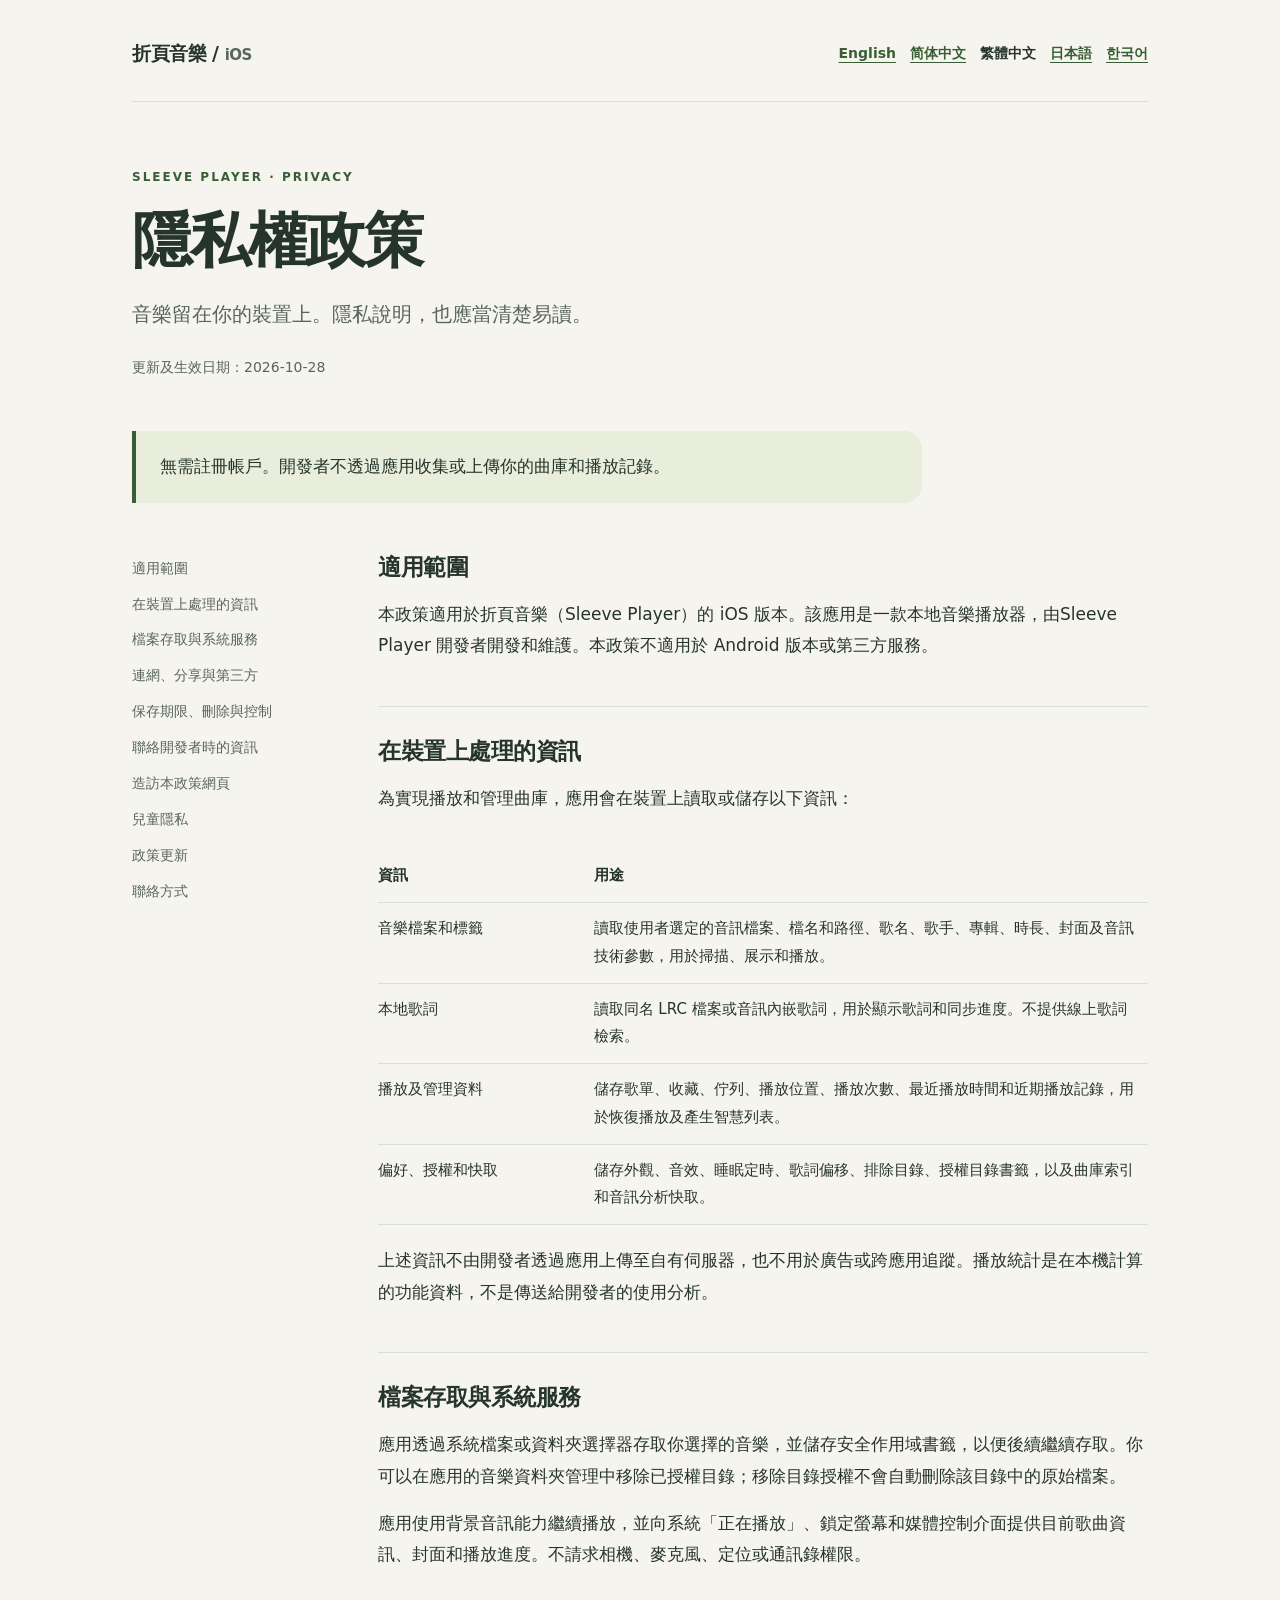
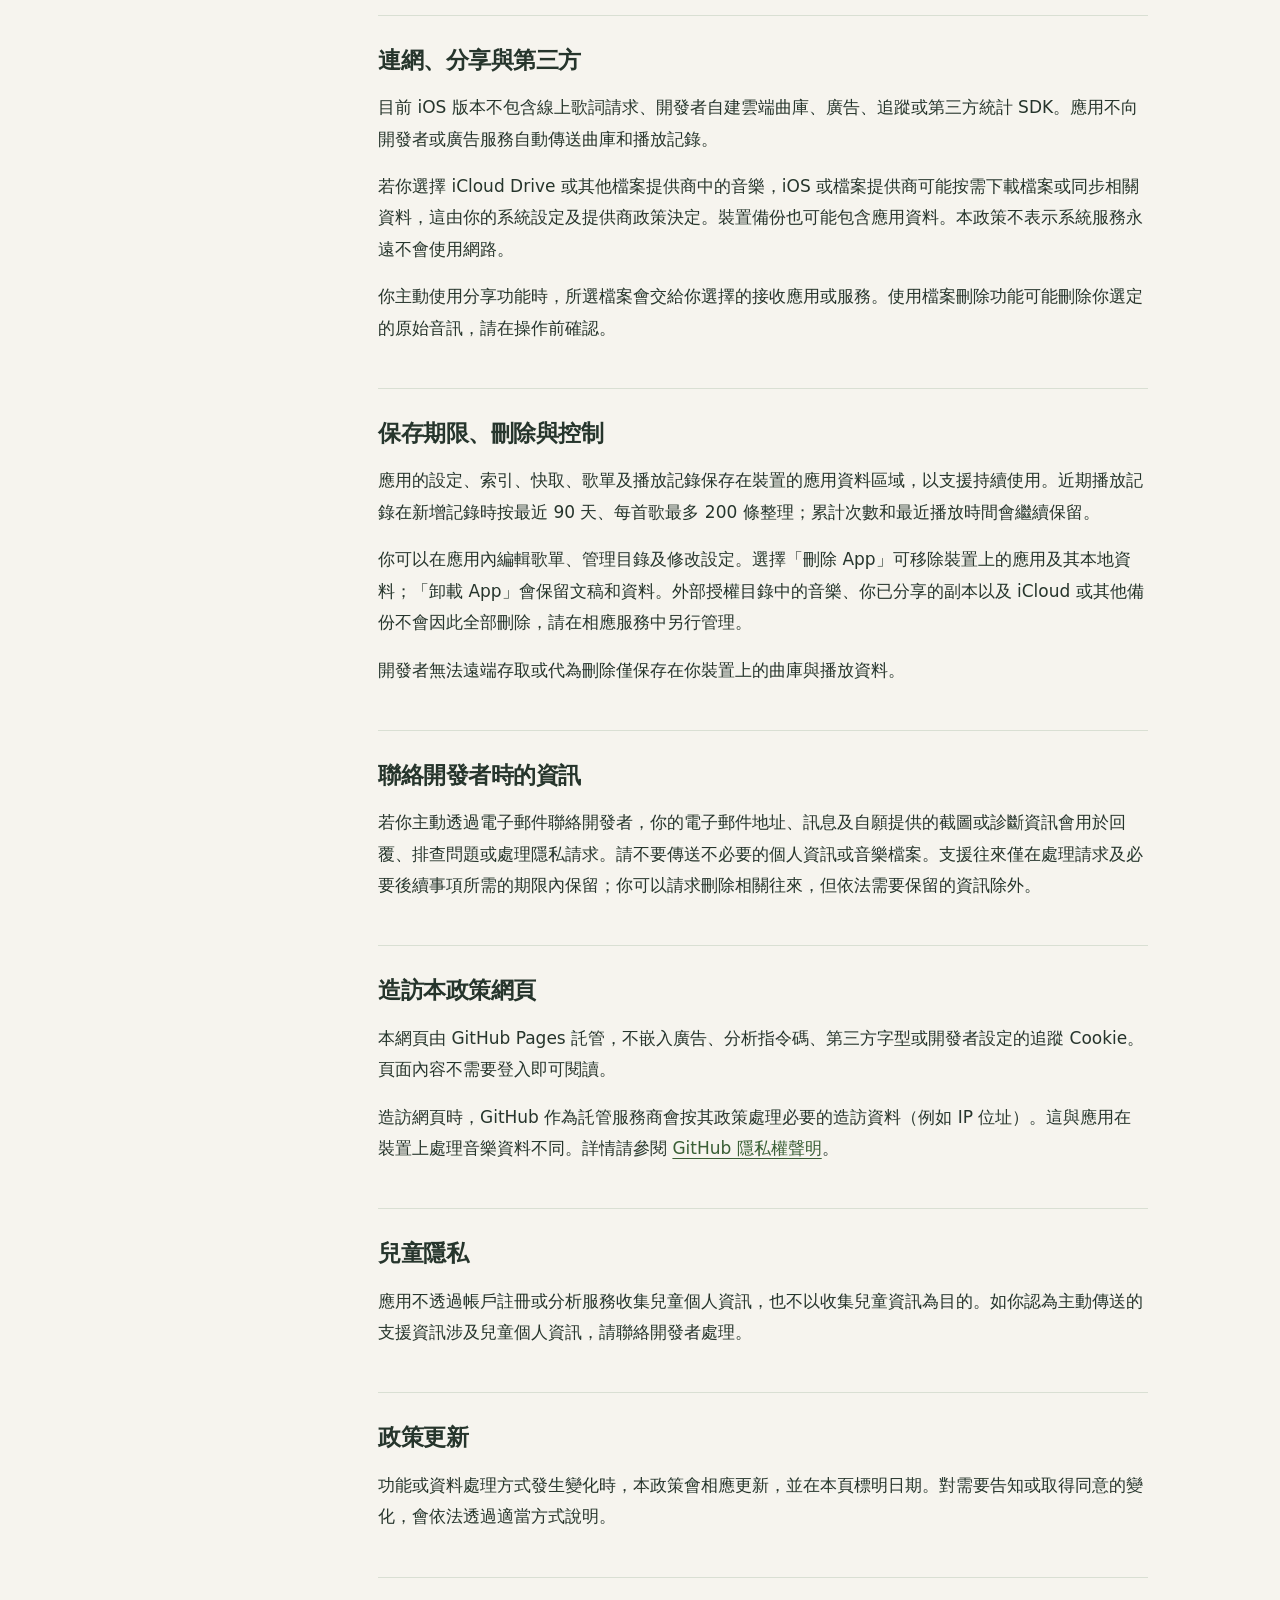
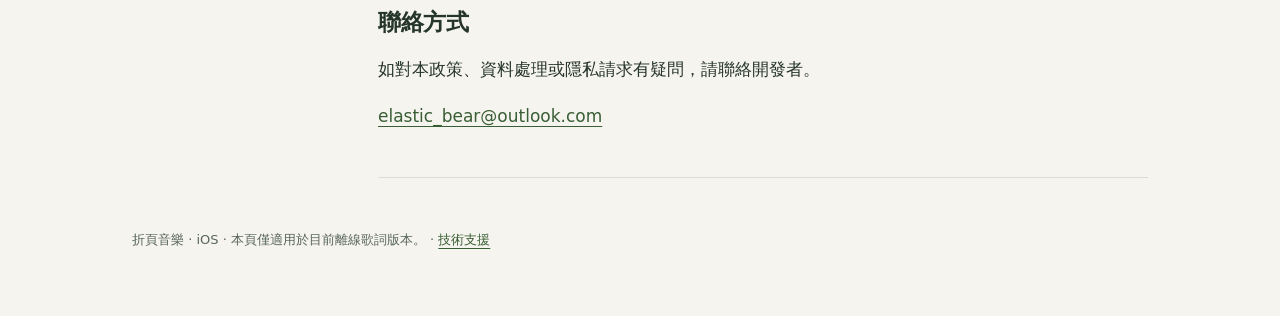
<file: zh-hant.html>
<!doctype html>
<html lang="zh-Hant"><head><meta charset="utf-8"><meta name="viewport" content="width=device-width, initial-scale=1"><meta name="color-scheme" content="light dark"><meta name="referrer" content="no-referrer"><meta name="description" content="折頁音樂 iOS · 隱私權政策"><title>隱私權政策 · 折頁音樂</title><link rel="icon" href="data:image/svg+xml,%3Csvg xmlns=%22http://www.w3.org/2000/svg%22 viewBox=%220 0 32 32%22%3E%3Crect width=%2232%22 height=%2232%22 rx=%228%22 fill=%22%23395e35%22/%3E%3Ccircle cx=%2216%22 cy=%2216%22 r=%229%22 fill=%22%23e8eddc%22/%3E%3Ccircle cx=%2216%22 cy=%2216%22 r=%223%22 fill=%22%23395e35%22/%3E%3C/svg%3E"><link rel="stylesheet" href="style.css"><link rel="alternate" hreflang="en" href="index.html"><link rel="alternate" hreflang="zh-Hans" href="zh-hans.html"><link rel="alternate" hreflang="zh-Hant" href="zh-hant.html"><link rel="alternate" hreflang="ja" href="ja.html"><link rel="alternate" hreflang="ko" href="ko.html"><link rel="alternate" hreflang="x-default" href="index.html"></head>
<body><a class="skip" href="#policy">跳至正文</a><div class="shell"><div class="brand"><strong>折頁音樂<span aria-hidden="true"> / </span><span class="note">iOS</span></strong><nav aria-label="Language"><a href="index.html" lang="en" hreflang="en">English</a><a href="zh-hans.html" lang="zh-Hans" hreflang="zh-Hans">简体中文</a><span lang="zh-Hant" aria-current="page">繁體中文</span><a href="ja.html" lang="ja" hreflang="ja">日本語</a><a href="ko.html" lang="ko" hreflang="ko">한국어</a></nav></div><header><div class="eyebrow">SLEEVE PLAYER · PRIVACY</div><h1>隱私權政策</h1><p class="lead">音樂留在你的裝置上。隱私說明，也應當清楚易讀。</p><p class="date">更新及生效日期：2026-10-28</p></header><div class="summary"><p>無需註冊帳戶。開發者不透過應用收集或上傳你的曲庫和播放記錄。</p></div><main id="policy" class="layout"><aside aria-label="目錄"><a href="#scope">適用範圍</a><a href="#local">在裝置上處理的資訊</a><a href="#permissions">檔案存取與系統服務</a><a href="#network">連網、分享與第三方</a><a href="#retention">保存期限、刪除與控制</a><a href="#support">聯絡開發者時的資訊</a><a href="#website">造訪本政策網頁</a><a href="#children">兒童隱私</a><a href="#updates">政策更新</a><a href="#contact">聯絡方式</a></aside><article><section id="scope"><h2>適用範圍</h2><p>本政策適用於折頁音樂（Sleeve Player）的 iOS 版本。該應用是一款本地音樂播放器，由Sleeve Player 開發者開發和維護。本政策不適用於 Android 版本或第三方服務。</p></section><section id="local"><h2>在裝置上處理的資訊</h2><p>為實現播放和管理曲庫，應用會在裝置上讀取或儲存以下資訊：</p><div class="table-wrap"><table><thead><tr><th scope="col">資訊</th><th scope="col">用途</th></tr></thead><tbody><tr><td>音樂檔案和標籤</td><td>讀取使用者選定的音訊檔案、檔名和路徑、歌名、歌手、專輯、時長、封面及音訊技術參數，用於掃描、展示和播放。</td></tr><tr><td>本地歌詞</td><td>讀取同名 LRC 檔案或音訊內嵌歌詞，用於顯示歌詞和同步進度。不提供線上歌詞檢索。</td></tr><tr><td>播放及管理資料</td><td>儲存歌單、收藏、佇列、播放位置、播放次數、最近播放時間和近期播放記錄，用於恢復播放及產生智慧列表。</td></tr><tr><td>偏好、授權和快取</td><td>儲存外觀、音效、睡眠定時、歌詞偏移、排除目錄、授權目錄書籤，以及曲庫索引和音訊分析快取。</td></tr></tbody></table></div><p>上述資訊不由開發者透過應用上傳至自有伺服器，也不用於廣告或跨應用追蹤。播放統計是在本機計算的功能資料，不是傳送給開發者的使用分析。</p></section><section id="permissions"><h2>檔案存取與系統服務</h2><p>應用透過系統檔案或資料夾選擇器存取你選擇的音樂，並儲存安全作用域書籤，以便後續繼續存取。你可以在應用的音樂資料夾管理中移除已授權目錄；移除目錄授權不會自動刪除該目錄中的原始檔案。</p><p>應用使用背景音訊能力繼續播放，並向系統「正在播放」、鎖定螢幕和媒體控制介面提供目前歌曲資訊、封面和播放進度。不請求相機、麥克風、定位或通訊錄權限。</p></section><section id="network"><h2>連網、分享與第三方</h2><p>目前 iOS 版本不包含線上歌詞請求、開發者自建雲端曲庫、廣告、追蹤或第三方統計 SDK。應用不向開發者或廣告服務自動傳送曲庫和播放記錄。</p><p>若你選擇 iCloud Drive 或其他檔案提供商中的音樂，iOS 或檔案提供商可能按需下載檔案或同步相關資料，這由你的系統設定及提供商政策決定。裝置備份也可能包含應用資料。本政策不表示系統服務永遠不會使用網路。</p><p>你主動使用分享功能時，所選檔案會交給你選擇的接收應用或服務。使用檔案刪除功能可能刪除你選定的原始音訊，請在操作前確認。</p></section><section id="retention"><h2>保存期限、刪除與控制</h2><p>應用的設定、索引、快取、歌單及播放記錄保存在裝置的應用資料區域，以支援持續使用。近期播放記錄在新增記錄時按最近 90 天、每首歌最多 200 條整理；累計次數和最近播放時間會繼續保留。</p><p>你可以在應用內編輯歌單、管理目錄及修改設定。選擇「刪除 App」可移除裝置上的應用及其本地資料；「卸載 App」會保留文稿和資料。外部授權目錄中的音樂、你已分享的副本以及 iCloud 或其他備份不會因此全部刪除，請在相應服務中另行管理。</p><p>開發者無法遠端存取或代為刪除僅保存在你裝置上的曲庫與播放資料。</p></section><section id="support"><h2>聯絡開發者時的資訊</h2><p>若你主動透過電子郵件聯絡開發者，你的電子郵件地址、訊息及自願提供的截圖或診斷資訊會用於回覆、排查問題或處理隱私請求。請不要傳送不必要的個人資訊或音樂檔案。支援往來僅在處理請求及必要後續事項所需的期限內保留；你可以請求刪除相關往來，但依法需要保留的資訊除外。</p></section><section id="website"><h2>造訪本政策網頁</h2><p>本網頁由 GitHub Pages 託管，不嵌入廣告、分析指令碼、第三方字型或開發者設定的追蹤 Cookie。頁面內容不需要登入即可閱讀。</p><p>造訪網頁時，GitHub 作為託管服務商會按其政策處理必要的造訪資料（例如 IP 位址）。這與應用在裝置上處理音樂資料不同。詳情請參閱 <a href="https://docs.github.com/en/site-policy/privacy-policies/github-general-privacy-statement" rel="noreferrer">GitHub 隱私權聲明</a>。</p></section><section id="children"><h2>兒童隱私</h2><p>應用不透過帳戶註冊或分析服務收集兒童個人資訊，也不以收集兒童資訊為目的。如你認為主動傳送的支援資訊涉及兒童個人資訊，請聯絡開發者處理。</p></section><section id="updates"><h2>政策更新</h2><p>功能或資料處理方式發生變化時，本政策會相應更新，並在本頁標明日期。對需要告知或取得同意的變化，會依法透過適當方式說明。</p></section><section id="contact"><h2>聯絡方式</h2><p>如對本政策、資料處理或隱私請求有疑問，請聯絡開發者。</p><p><a href="mailto:elastic_bear@outlook.com">elastic_bear@outlook.com</a></p></section></article></main><footer>折頁音樂 · iOS · 本頁僅適用於目前離線歌詞版本。 · <a href="support-zh-hant.html">技術支援</a></footer></div></body></html>
</file>
<file: style.css>
:root{color-scheme:light dark;--bg:#f6f4ee;--paper:#fffefa;--ink:#26352c;--muted:#58665b;--line:#d9dfd3;--accent:#395e35;--wash:#e8eddc}*{box-sizing:border-box}html{scroll-behavior:smooth;scroll-padding-top:24px}body{margin:0;background:var(--bg);color:var(--ink);font:17px/1.85 system-ui,-apple-system,BlinkMacSystemFont,"Segoe UI",sans-serif}a{color:var(--accent);text-underline-offset:4px}a:focus-visible{outline:3px solid var(--accent);outline-offset:5px;border-radius:3px}.skip{position:absolute;left:16px;top:-100px;background:var(--paper);padding:8px 16px}.skip:focus{top:12px}.shell{max-width:1080px;margin:auto;padding:36px 32px 64px}.brand{display:flex;justify-content:space-between;align-items:center;gap:20px;padding-bottom:30px;border-bottom:1px solid var(--line);font-size:14px;font-weight:650}.brand strong{font-size:19px;letter-spacing:-.5px}.brand nav{display:flex;gap:10px 14px;flex-wrap:wrap;justify-content:flex-end;max-width:min(100%,420px)}header{padding:64px 0 34px;max-width:790px}.eyebrow{font-size:12px;font-weight:700;letter-spacing:2px;color:var(--accent)}h1{font-size:clamp(36px,6vw,60px);line-height:1.15;letter-spacing:-2px;margin:18px 0 22px}h2{font-size:23px;line-height:1.4;letter-spacing:-.5px;margin:0 0 16px}p{margin:0 0 16px}.lead{font-size:20px;color:var(--muted);line-height:1.7}.date{font-size:14px;color:var(--muted);margin-top:24px}.summary{border-left:4px solid var(--accent);padding:20px 24px;background:var(--wash);border-radius:0 18px 18px 0;max-width:790px}.summary p{margin:0}.layout{display:grid;grid-template-columns:190px minmax(0,1fr);gap:56px;padding-top:48px}aside{font-size:14px;align-self:start;position:sticky;top:24px}aside a{display:block;text-decoration:none;color:var(--muted);padding:5px 0}article{min-width:0}section{padding:0 0 28px;margin:0 0 28px;border-bottom:1px solid var(--line)}ul{padding-left:23px;margin:12px 0 20px}li{padding-left:3px;margin-bottom:8px}.note{font-size:15px;color:var(--muted)}footer{padding-top:22px;font-size:13px;color:var(--muted)}.contact-pending{border:1px dashed var(--line);padding:16px;border-radius:12px}.table-wrap{overflow-x:auto}table{border-collapse:collapse;width:100%;font-size:15px;margin:20px 0}th,td{border-bottom:1px solid var(--line);text-align:left;vertical-align:top;padding:12px 12px 12px 0}th{font-weight:650}th:first-child{width:28%}@media(max-width:720px){.shell{padding:24px 18px 44px}.brand{align-items:flex-start;flex-wrap:wrap}.brand nav{gap:8px 12px;max-width:100%;justify-content:flex-start;font-size:13px}header{padding-top:44px}.layout{grid-template-columns:1fr;gap:32px;padding-top:32px}aside{position:static;display:flex;flex-wrap:wrap;gap:4px 18px;border-bottom:1px solid var(--line);padding-bottom:22px}h1{letter-spacing:-1px}.lead{font-size:18px}.summary{padding:18px}body{font-size:16px}}@media(prefers-color-scheme:dark){:root{--bg:#17201b;--paper:#1c2820;--ink:#edf0e7;--muted:#b5c3b5;--line:#37473a;--accent:#bfd5a4;--wash:#253429}}@media(prefers-reduced-motion:reduce){html{scroll-behavior:auto}}@media print{body{background:white;color:black;font-size:11pt}.shell{padding:0}.brand nav,aside,.skip{display:none}.layout{display:block}header{padding-top:24px}section{break-inside:avoid}.summary{background:none}a{color:inherit}}
</file>
